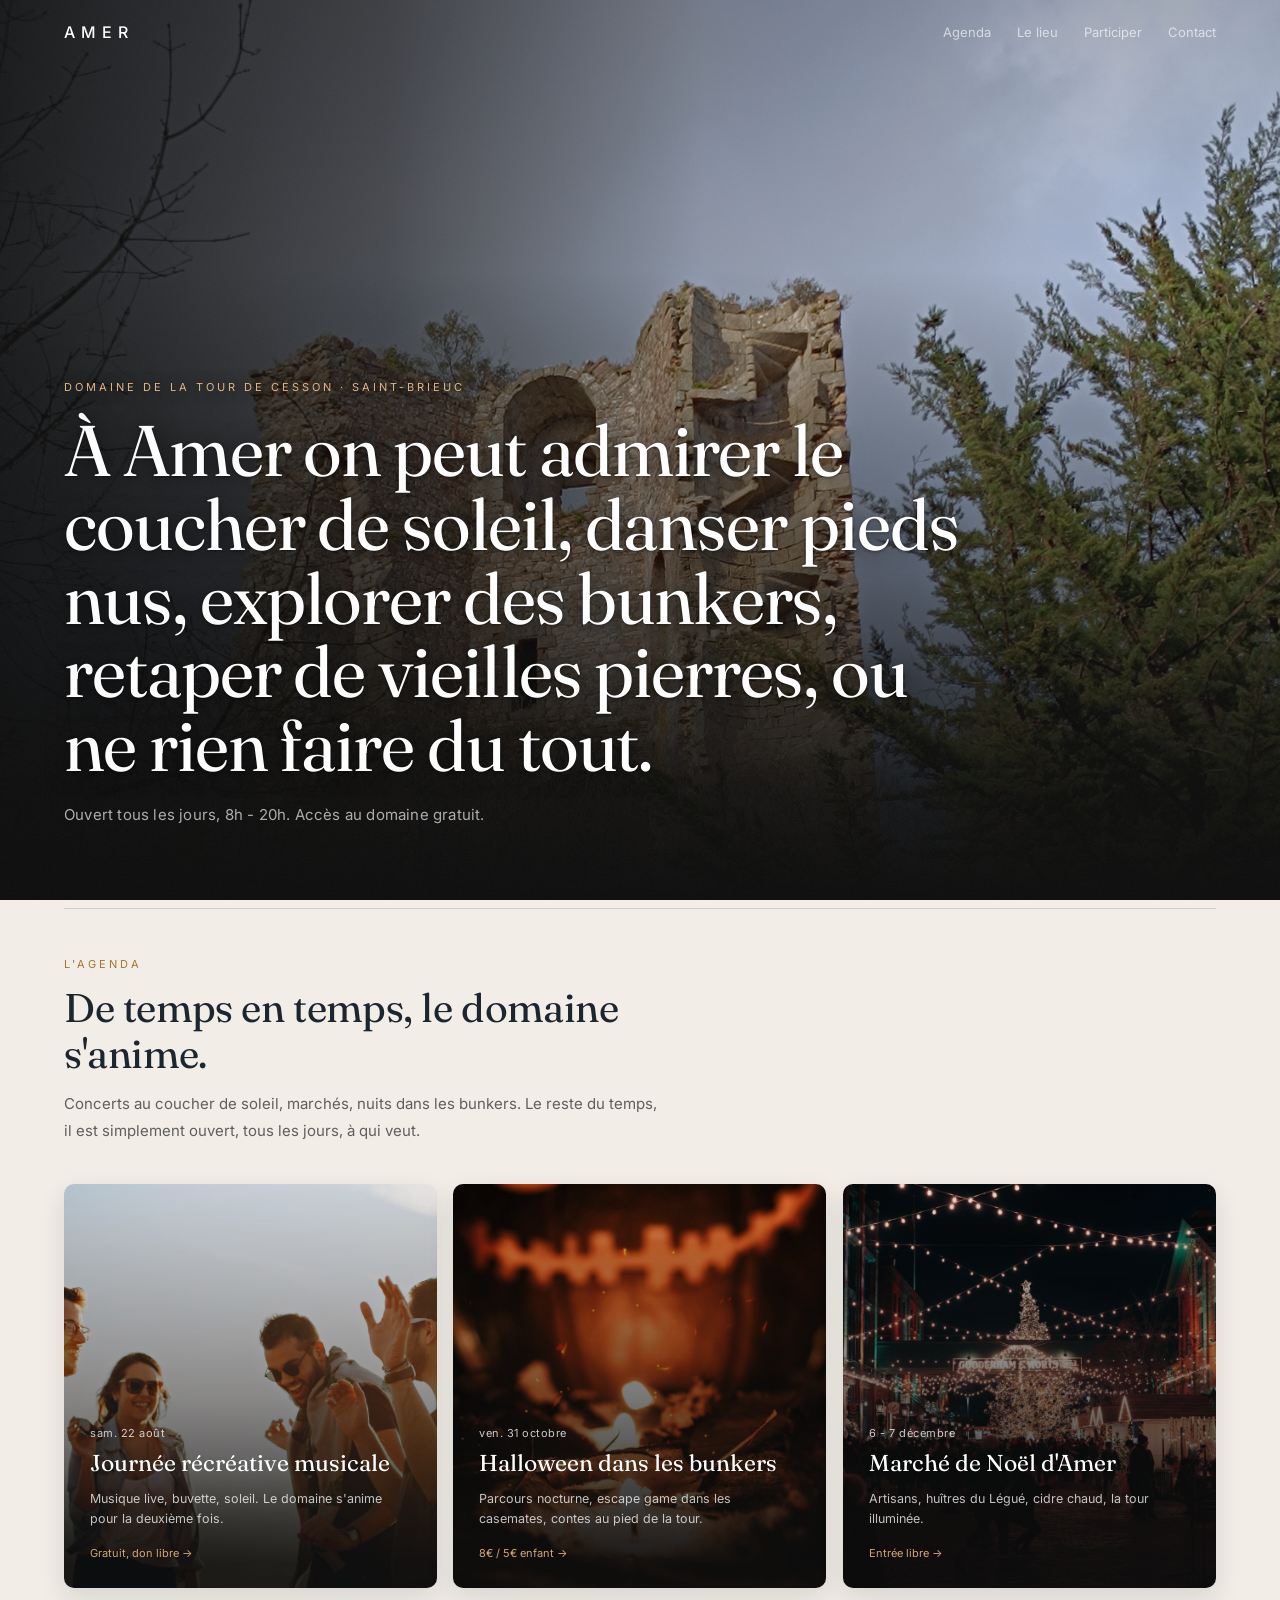
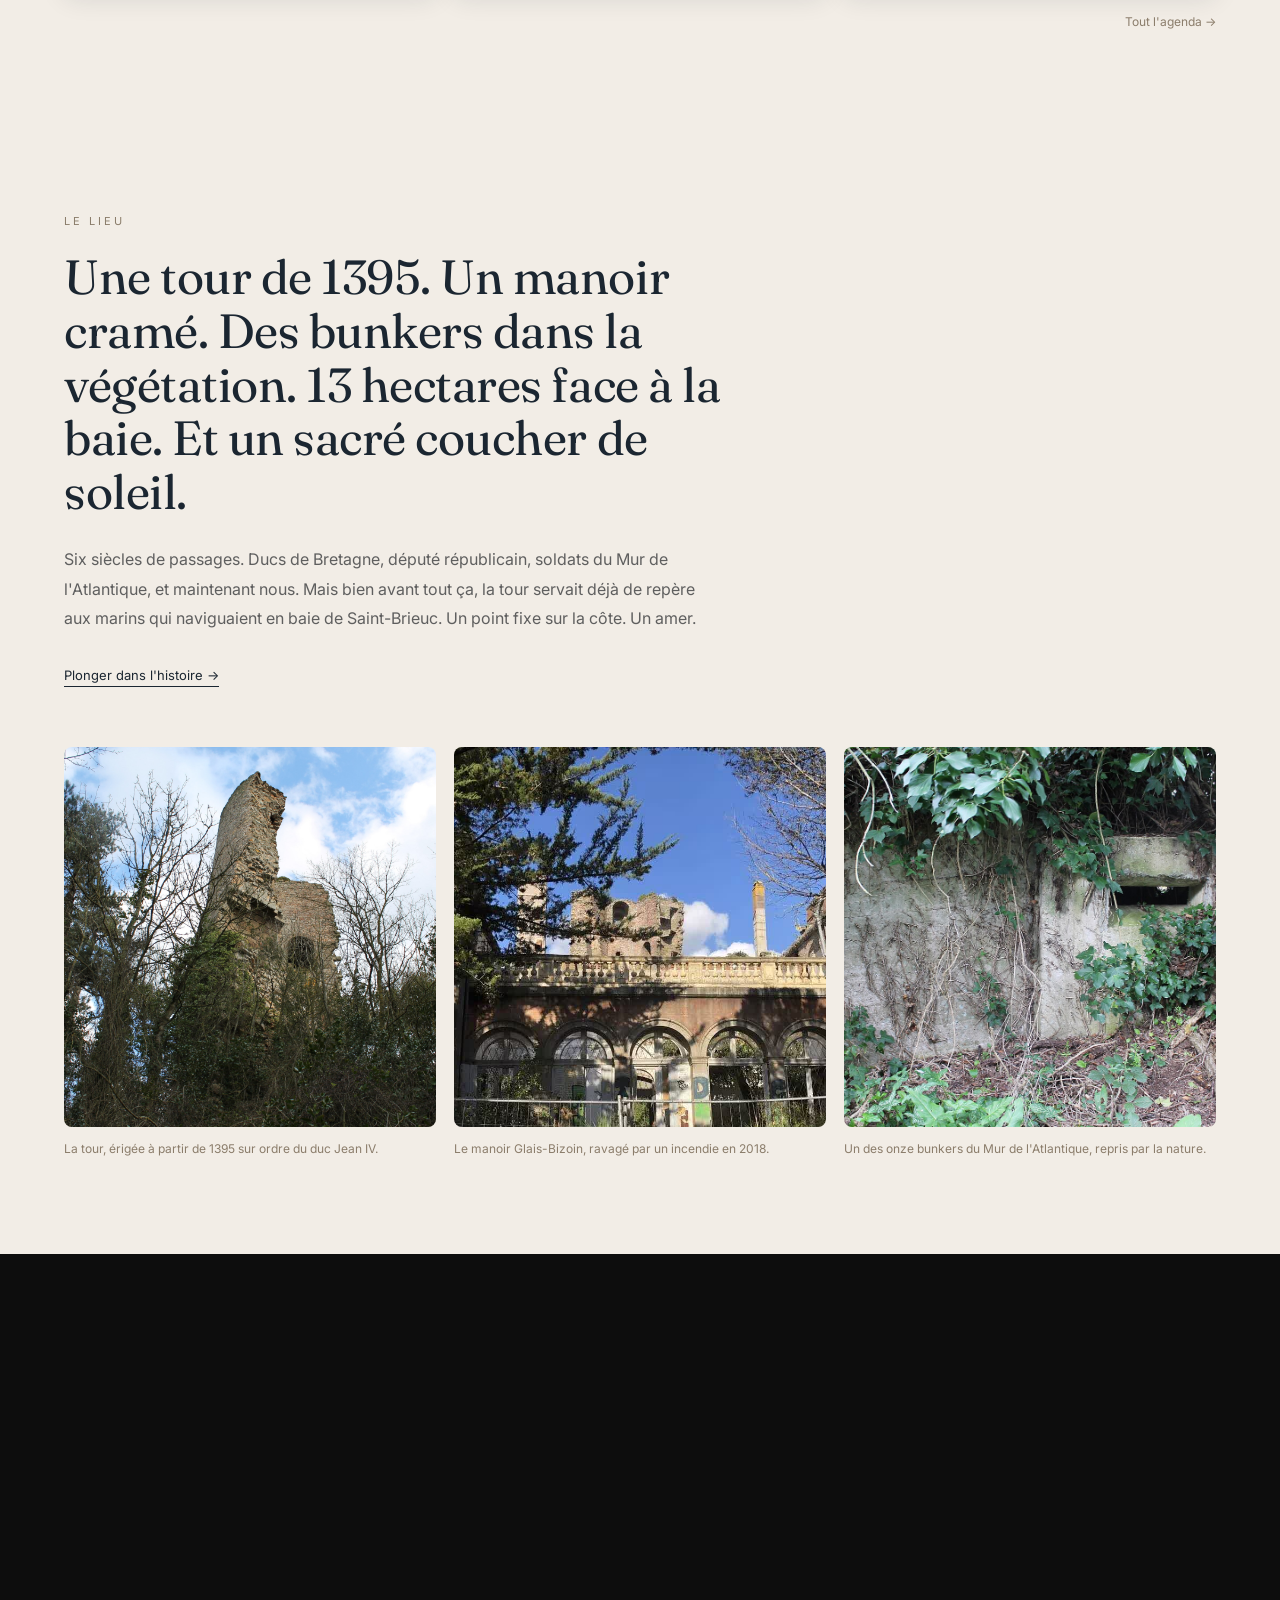
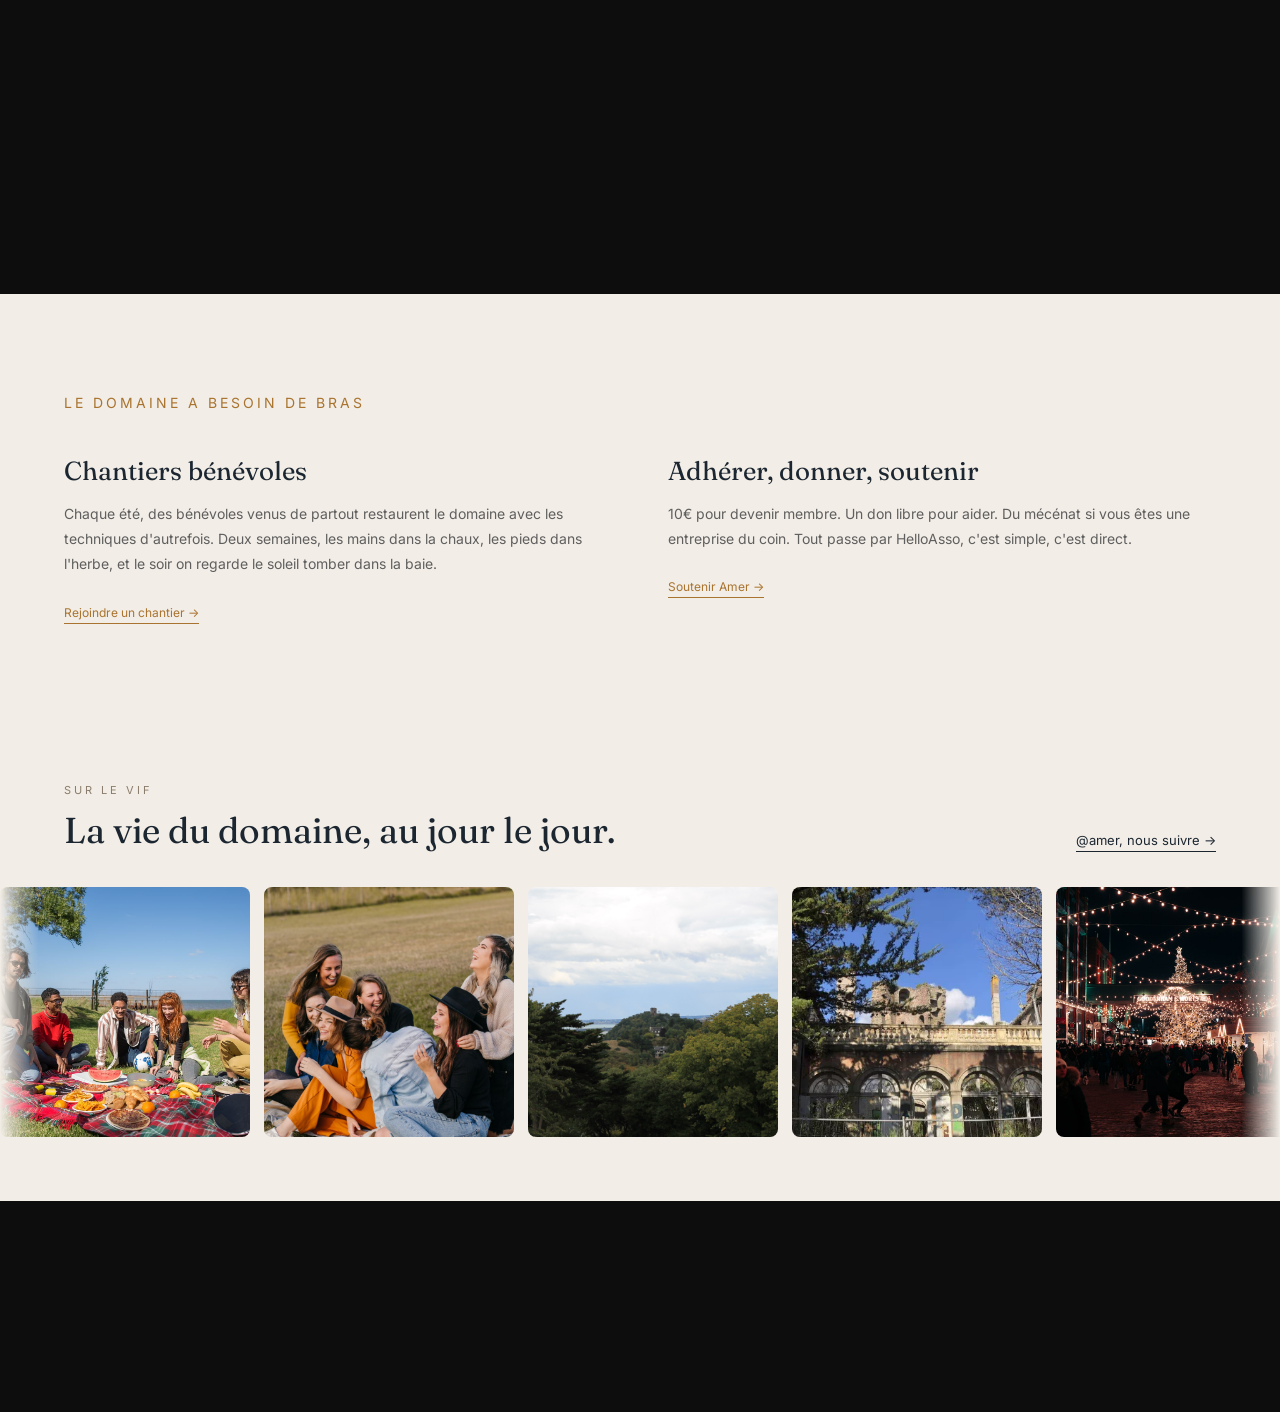
<file: index.html>
<!DOCTYPE html>
<html lang="fr">
<head>
<meta charset="utf-8">
<meta name="viewport" content="width=device-width, initial-scale=1">
<title>AMER · Domaine de la Tour de Cesson, Saint-Brieuc</title>
<meta name="description" content="Une tour de 1395, un manoir cramé, des bunkers dans la végétation, 13 hectares face à la baie de Saint-Brieuc. Amer, un repère pour la baie.">
<link rel="icon" href="images/favicon.png">
<link rel="preconnect" href="https://fonts.googleapis.com">
<link rel="preconnect" href="https://fonts.gstatic.com" crossorigin>
<link href="https://fonts.googleapis.com/css2?family=Fraunces:ital,opsz,wght@0,9..144,300..600;1,9..144,300..400&family=Inter:wght@300;400;500;600&display=swap" rel="stylesheet">

<!--
  Maquette AMER, page d'accueil. V4 : direction plus lumineuse et accueillante.
  Hero et footer restent sombres pour garder le punch ; l'agenda et la section
  participer basculent en fond crème. Photos réchauffées (soleil, ciel bleu, gens).

  IMAGES DU LIEU : photos libres de Wikimedia Commons (categories "Tour de Cesson" /
  "Manoir de la Tour de Cesson"), majoritairement CC BY-SA. A crediter ou a remplacer
  par les photos propres de l'association pour la mise en production.
  Fichiers du lieu : cand07 (hero, tour au soleil), cand01 + teuf + bunker-ext
  (triptyque), cand-rohannech (vue du domaine, carrousel). Panorama : pano-c
  (Pexels, placeholder coucher de soleil, a remplacer par la vue drone du domaine).

  IMAGES D'AMBIANCE / GENS : photos Pexels (licence libre, usage commercial autorise,
  sans attribution obligatoire), PLACEHOLDERS a remplacer par les vraies photos du
  domaine (shoot du 19 juillet). fete-openair (journee musicale), pique-nique-baie +
  amis-ete (carrousel), halloween1 (citrouille), noel2 (marche de Noel).
-->

<link rel="stylesheet" href="style.css">
</head>

<body>

<!-- ============ HERO ============ -->
<header class="hero">
  <div class="topbar">
    <span class="brand">AMER</span>
    <nav>
      <a href="amer_page_agenda.html">Agenda</a>
      <a href="amer_page_le_lieu.html">Le lieu</a>
      <a href="amer_page_participer.html">Participer</a>
      <a href="amer_page_contact.html">Contact</a>
    </nav>
  </div>
  <div class="hero-content">
    <div class="inner">
      <p class="eyebrow">Domaine de la Tour de Cesson · Saint-Brieuc</p>
      <h1>À Amer on peut admirer le coucher de soleil, danser pieds nus, explorer des bunkers, retaper de vieilles pierres, ou ne rien faire du tout.</h1>
      <p class="sub">Ouvert tous les jours, 8h - 20h. Accès au domaine gratuit.</p>
    </div>
  </div>
</header>

<!-- ============ BIENTÔT / AGENDA ============ -->
<section class="events" id="agenda">
  <div class="wrap">
    <div class="top">
      <p class="eyebrow lbl-amber">L'agenda</p>
      <h2 class="ev-title">De temps en temps, le domaine s'anime.</h2>
      <p class="ev-sub">Concerts au coucher de soleil, marchés, nuits dans les bunkers. Le reste du temps, il est simplement ouvert, tous les jours, à qui veut.</p>
    </div>
    <div class="events-grid">

      <a class="ev" href="amer_page_agenda.html" style="background-image:linear-gradient(to top, rgba(13,13,13,.9) 6%, rgba(13,13,13,.48) 46%, rgba(13,13,13,.08) 100%), url('images/fete-openair.jpg');">
        <span class="date">sam. 22 août</span>
        <h3>Journée récréative musicale</h3>
        <p>Musique live, buvette, soleil. Le domaine s'anime pour la deuxième fois.</p>
        <span class="price">Gratuit, don libre <i class="arw">&rarr;</i></span>
      </a>

      <a class="ev" href="amer_page_agenda.html" style="background-image:linear-gradient(to top, rgba(13,13,13,.93) 8%, rgba(13,13,13,.55) 48%, rgba(13,13,13,.18) 100%), url('images/halloween1.jpg');">
        <span class="date">ven. 31 octobre</span>
        <h3>Halloween dans les bunkers</h3>
        <p>Parcours nocturne, escape game dans les casemates, contes au pied de la tour.</p>
        <span class="price">8€ / 5€ enfant <i class="arw">&rarr;</i></span>
      </a>

      <a class="ev" href="amer_page_agenda.html" style="background-image:linear-gradient(to top, rgba(13,13,13,.92) 8%, rgba(13,13,13,.55) 48%, rgba(13,13,13,.12) 100%), url('images/noel2.jpg');">
        <span class="date">6 - 7 décembre</span>
        <h3>Marché de Noël d'Amer</h3>
        <p>Artisans, huîtres du Légué, cidre chaud, la tour illuminée.</p>
        <span class="price">Entrée libre <i class="arw">&rarr;</i></span>
      </a>

    </div>
    <div class="more"><a href="amer_page_agenda.html">Tout l'agenda <i class="arw">&rarr;</i></a></div>
  </div>
</section>

<!-- ============ LE LIEU ============ -->
<section class="lieu pad" id="lieu">
  <div class="wrap">
    <p class="eyebrow">Le lieu</p>
    <h2 class="voice">Une tour de 1395. Un manoir cramé. Des bunkers dans la végétation. 13 hectares face à la baie. Et un sacré coucher de soleil.</h2>
    <p class="lede">Six siècles de passages. Ducs de Bretagne, député républicain, soldats du Mur de l'Atlantique, et maintenant nous. Mais bien avant tout ça, la tour servait déjà de repère aux marins qui naviguaient en baie de Saint-Brieuc. Un point fixe sur la côte. Un amer.</p>
    <a class="ink-link" href="amer_page_le_lieu.html">Plonger dans l'histoire <i class="arw">&rarr;</i></a>

    <div class="trip">
      <figure>
        <div class="figframe"><img src="images/cand01.jpg" alt="La tour de Cesson, donjon en ruines construit à partir de 1395, sous un ciel bleu"></div>
        <figcaption>La tour, érigée à partir de 1395 sur ordre du duc Jean IV.</figcaption>
      </figure>
      <figure>
        <div class="figframe"><img src="images/teuf.jpg" alt="Le manoir Glais-Bizoin en ruines après l'incendie de 2018, sous le soleil"></div>
        <figcaption>Le manoir Glais-Bizoin, ravagé par un incendie en 2018.</figcaption>
      </figure>
      <figure>
        <div class="figframe"><img src="images/bunker-ext.jpg" alt="Un des onze bunkers du Mur de l'Atlantique, envahi par le lierre"></div>
        <figcaption>Un des onze bunkers du Mur de l'Atlantique, repris par la nature.</figcaption>
      </figure>
    </div>
  </div>
</section>

<!-- ============ PANORAMA ============ -->
<figure class="pano">
  <img src="images/pano-c.jpg" alt="Coucher de soleil sur la baie de Saint-Brieuc, vue depuis le domaine de la Tour de Cesson">
  <figcaption>
    <p class="big">Debout depuis 1395.</p>
    <p class="small">Six siècles de tempêtes et de couchers de soleil sur la baie.</p>
  </figcaption>
</figure>

<!-- ============ PARTICIPER ============ -->
<section class="participer pad" id="participer">
  <div class="wrap">
    <p class="eyebrow">Le domaine a besoin de bras</p>
    <div class="participer-grid">
      <div>
        <h3>Chantiers bénévoles</h3>
        <p>Chaque été, des bénévoles venus de partout restaurent le domaine avec les techniques d'autrefois. Deux semaines, les mains dans la chaux, les pieds dans l'herbe, et le soir on regarde le soleil tomber dans la baie.</p>
        <a class="amber-link" href="amer_page_participer.html">Rejoindre un chantier <i class="arw">&rarr;</i></a>
      </div>
      <div>
        <h3>Adhérer, donner, soutenir</h3>
        <p>10€ pour devenir membre. Un don libre pour aider. Du mécénat si vous êtes une entreprise du coin. Tout passe par HelloAsso, c'est simple, c'est direct.</p>
        <a class="amber-link" href="amer_page_participer.html">Soutenir Amer <i class="arw">&rarr;</i></a>
      </div>
    </div>
  </div>
</section>

<!-- ============ INSTAGRAM (carrousel infini) ============ -->
<section class="insta" id="instagram">
  <div class="insta-head">
    <div>
      <p class="eyebrow">Sur le vif</p>
      <h2>La vie du domaine, au jour le jour.</h2>
    </div>
    <a href="https://www.instagram.com/amer">@amer, nous suivre <i class="arw">&rarr;</i></a>
  </div>
  <div class="insta-marquee">
    <div class="insta-track">
      <!-- jeu 1 -->
      <a href="https://www.instagram.com/amer"><img src="images/pique-nique-baie.jpg" alt="Pique-nique musical face à la baie"></a>
      <a href="https://www.instagram.com/amer"><img src="images/amis-ete.jpg" alt="Retrouvailles au soleil sur le domaine"></a>
      <a href="https://www.instagram.com/amer"><img src="images/cand-rohannech.jpg" alt="Le domaine et la tour au-dessus de la baie"></a>
      <a href="https://www.instagram.com/amer"><img src="images/teuf.jpg" alt="Le manoir sous le ciel bleu"></a>
      <a href="https://www.instagram.com/amer"><img src="images/noel2.jpg" alt="Marché de Noël"></a>
      <a href="https://www.instagram.com/amer"><img src="images/openair4.jpg" alt="Bal en plein air"></a>
      <a href="https://www.instagram.com/amer"><img src="images/tour-a.jpg" alt="La tour de Cesson"></a>
      <a href="https://www.instagram.com/amer"><img src="images/bunker-int.jpg" alt="Intérieur d'un bunker"></a>
      <a href="https://www.instagram.com/amer"><img src="images/halloween1.jpg" alt="Halloween au domaine"></a>
      <!-- jeu 2 : copie pour la boucle continue -->
      <a href="https://www.instagram.com/amer" aria-hidden="true" tabindex="-1"><img src="images/pique-nique-baie.jpg" alt=""></a>
      <a href="https://www.instagram.com/amer" aria-hidden="true" tabindex="-1"><img src="images/amis-ete.jpg" alt=""></a>
      <a href="https://www.instagram.com/amer" aria-hidden="true" tabindex="-1"><img src="images/cand-rohannech.jpg" alt=""></a>
      <a href="https://www.instagram.com/amer" aria-hidden="true" tabindex="-1"><img src="images/teuf.jpg" alt=""></a>
      <a href="https://www.instagram.com/amer" aria-hidden="true" tabindex="-1"><img src="images/noel2.jpg" alt=""></a>
      <a href="https://www.instagram.com/amer" aria-hidden="true" tabindex="-1"><img src="images/openair4.jpg" alt=""></a>
      <a href="https://www.instagram.com/amer" aria-hidden="true" tabindex="-1"><img src="images/tour-a.jpg" alt=""></a>
      <a href="https://www.instagram.com/amer" aria-hidden="true" tabindex="-1"><img src="images/bunker-int.jpg" alt=""></a>
      <a href="https://www.instagram.com/amer" aria-hidden="true" tabindex="-1"><img src="images/halloween1.jpg" alt=""></a>
    </div>
  </div>
</section>

<!-- ============ FOOTER ============ -->
<footer class="foot">
  <div class="foot-cols">
    <div class="foot-left">
      <span class="brand">AMER</span>
      <p class="addr">Domaine de la Tour de Cesson<br>rue de la Tour, 22000 Saint-Brieuc<br>Ouvert tous les jours 8h - 20h</p>
    </div>
    <div class="foot-center">
      <p class="foot-def"><span class="def-tag">déf.</span>un amer est un repère fixe sur la côte que les marins utilisent pour se positionner.</p>
      <p class="foot-copy">© 2026 Les Amis du Domaine de la Tour de Cesson</p>
    </div>
    <div class="foot-right">
      <div>
        <a href="amer_page_agenda.html">Agenda</a>
        <a href="amer_page_le_lieu.html">Le lieu</a>
        <a href="amer_page_participer.html">Participer</a>
        <a href="amer_page_contact.html">Contact</a>
      </div>
      <div>
        <a href="https://www.instagram.com/amer">Instagram</a>
        <a href="#">Facebook</a>
        <a href="#">TikTok</a>
        <a href="#">Newsletter</a>
      </div>
    </div>
  </div>
</footer>

<script src="main.js" defer></script>
</body>
</html>
</file>
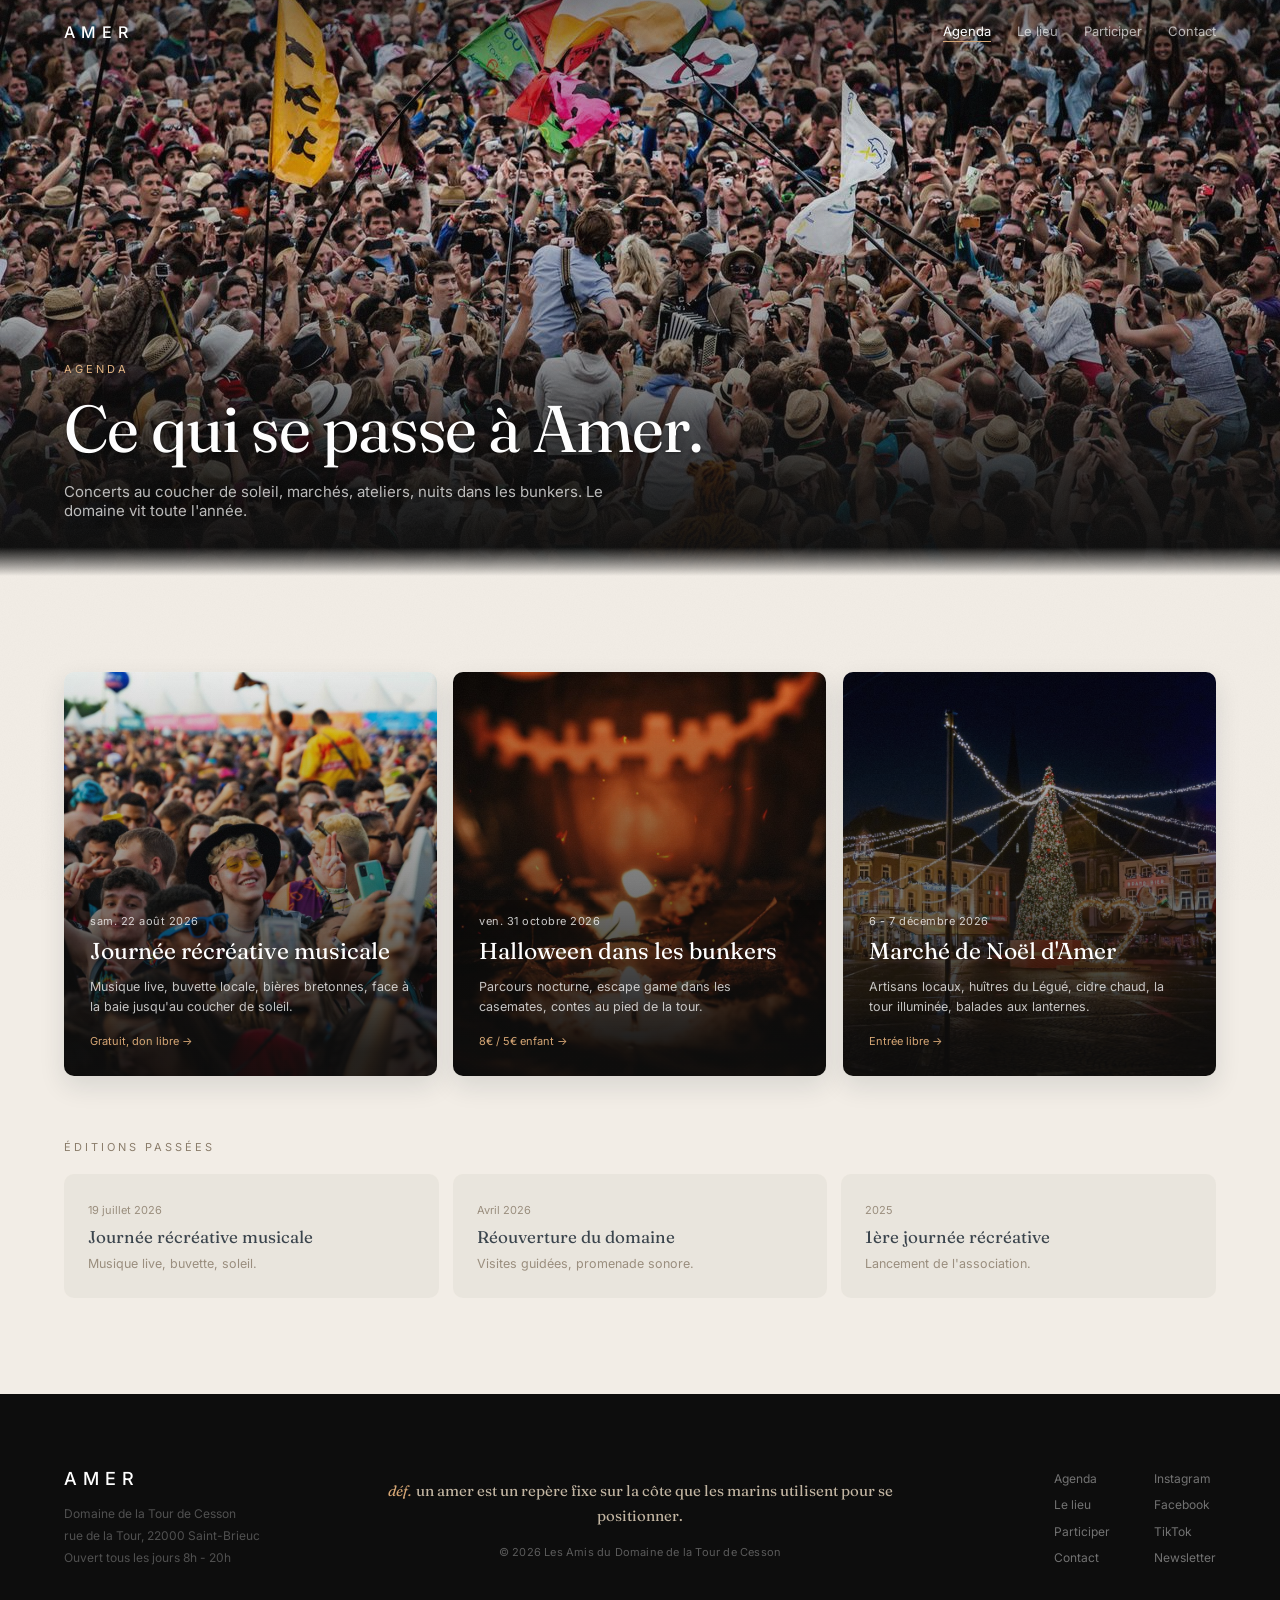
<file: amer_page_agenda.html>
<!DOCTYPE html>
<html lang="fr">
<head>
<meta charset="utf-8">
<meta name="viewport" content="width=device-width, initial-scale=1">
<title>Agenda · AMER, Tour de Cesson</title>
<meta name="description" content="L'agenda du domaine de la Tour de Cesson à Saint-Brieuc : concerts, marchés, ateliers et rendez-vous patrimoine.">
<link rel="icon" href="images/favicon.png">
<link rel="preconnect" href="https://fonts.googleapis.com">
<link rel="preconnect" href="https://fonts.gstatic.com" crossorigin>
<link href="https://fonts.googleapis.com/css2?family=Fraunces:ital,opsz,wght@0,9..144,300..600;1,9..144,300..400&family=Inter:wght@300;400;500;600&display=swap" rel="stylesheet">
<link rel="stylesheet" href="style.css">
</head>

<body>

<!-- ============ HERO ============ -->
<header class="page-hero" style="background-image:url('images/openair2.jpg');">
  <div class="topbar">
    <a class="brand" href="index.html">AMER</a>
    <nav>
      <a href="amer_page_agenda.html" class="active">Agenda</a>
      <a href="amer_page_le_lieu.html">Le lieu</a>
      <a href="amer_page_participer.html">Participer</a>
      <a href="amer_page_contact.html">Contact</a>
    </nav>
  </div>
  <div class="ph-content">
    <p class="eyebrow">Agenda</p>
    <h1>Ce qui se passe à Amer.</h1>
    <p class="sub">Concerts au coucher de soleil, marchés, ateliers, nuits dans les bunkers. Le domaine vit toute l'année.</p>
  </div>
</header>

<!-- ============ FILTRES + LISTE ============ -->
<section class="story pad">
  <div class="events-grid">

    <a class="ev" href="#" style="background-image:linear-gradient(to top, rgba(13,13,13,.9) 6%, rgba(13,13,13,.48) 46%, rgba(13,13,13,.08) 100%), url('images/openair1.jpg');">
      <span class="date">sam. 22 août 2026</span>
      <h3>Journée récréative musicale</h3>
      <p>Musique live, buvette locale, bières bretonnes, face à la baie jusqu'au coucher de soleil.</p>
      <span class="price">Gratuit, don libre <i class="arw">&rarr;</i></span>
    </a>

    <a class="ev" href="#" style="background-image:linear-gradient(to top, rgba(13,13,13,.93) 8%, rgba(13,13,13,.55) 48%, rgba(13,13,13,.18) 100%), url('images/halloween1.jpg');">
      <span class="date">ven. 31 octobre 2026</span>
      <h3>Halloween dans les bunkers</h3>
      <p>Parcours nocturne, escape game dans les casemates, contes au pied de la tour.</p>
      <span class="price">8€ / 5€ enfant <i class="arw">&rarr;</i></span>
    </a>

    <a class="ev" href="#" style="background-image:linear-gradient(to top, rgba(13,13,13,.92) 8%, rgba(13,13,13,.55) 48%, rgba(13,13,13,.12) 100%), url('images/noel1.jpg');">
      <span class="date">6 - 7 décembre 2026</span>
      <h3>Marché de Noël d'Amer</h3>
      <p>Artisans locaux, huîtres du Légué, cidre chaud, la tour illuminée, balades aux lanternes.</p>
      <span class="price">Entrée libre <i class="arw">&rarr;</i></span>
    </a>

  </div>

  <div class="past">
    <p class="eyebrow lbl-stone">Éditions passées</p>
    <div class="past-grid">
      <div class="past-card">
        <span class="d">19 juillet 2026</span>
        <h4>Journée récréative musicale</h4>
        <p>Musique live, buvette, soleil.</p>
      </div>
      <div class="past-card">
        <span class="d">Avril 2026</span>
        <h4>Réouverture du domaine</h4>
        <p>Visites guidées, promenade sonore.</p>
      </div>
      <div class="past-card">
        <span class="d">2025</span>
        <h4>1ère journée récréative</h4>
        <p>Lancement de l'association.</p>
      </div>
    </div>
  </div>
</section>

<!-- ============ FOOTER ============ -->
<footer class="foot">
  <div class="foot-cols">
    <div class="foot-left">
      <a class="brand" href="index.html">AMER</a>
      <p class="addr">Domaine de la Tour de Cesson<br>rue de la Tour, 22000 Saint-Brieuc<br>Ouvert tous les jours 8h - 20h</p>
    </div>
    <div class="foot-center">
      <p class="foot-def"><span class="def-tag">déf.</span>un amer est un repère fixe sur la côte que les marins utilisent pour se positionner.</p>
      <p class="foot-copy">© 2026 Les Amis du Domaine de la Tour de Cesson</p>
    </div>
    <div class="foot-right">
      <div>
        <a href="amer_page_agenda.html">Agenda</a>
        <a href="amer_page_le_lieu.html">Le lieu</a>
        <a href="amer_page_participer.html">Participer</a>
        <a href="amer_page_contact.html">Contact</a>
      </div>
      <div>
        <a href="https://www.instagram.com/amer">Instagram</a>
        <a href="#">Facebook</a>
        <a href="#">TikTok</a>
        <a href="#">Newsletter</a>
      </div>
    </div>
  </div>
</footer>

<script src="main.js" defer></script>
</body>
</html>
</file>
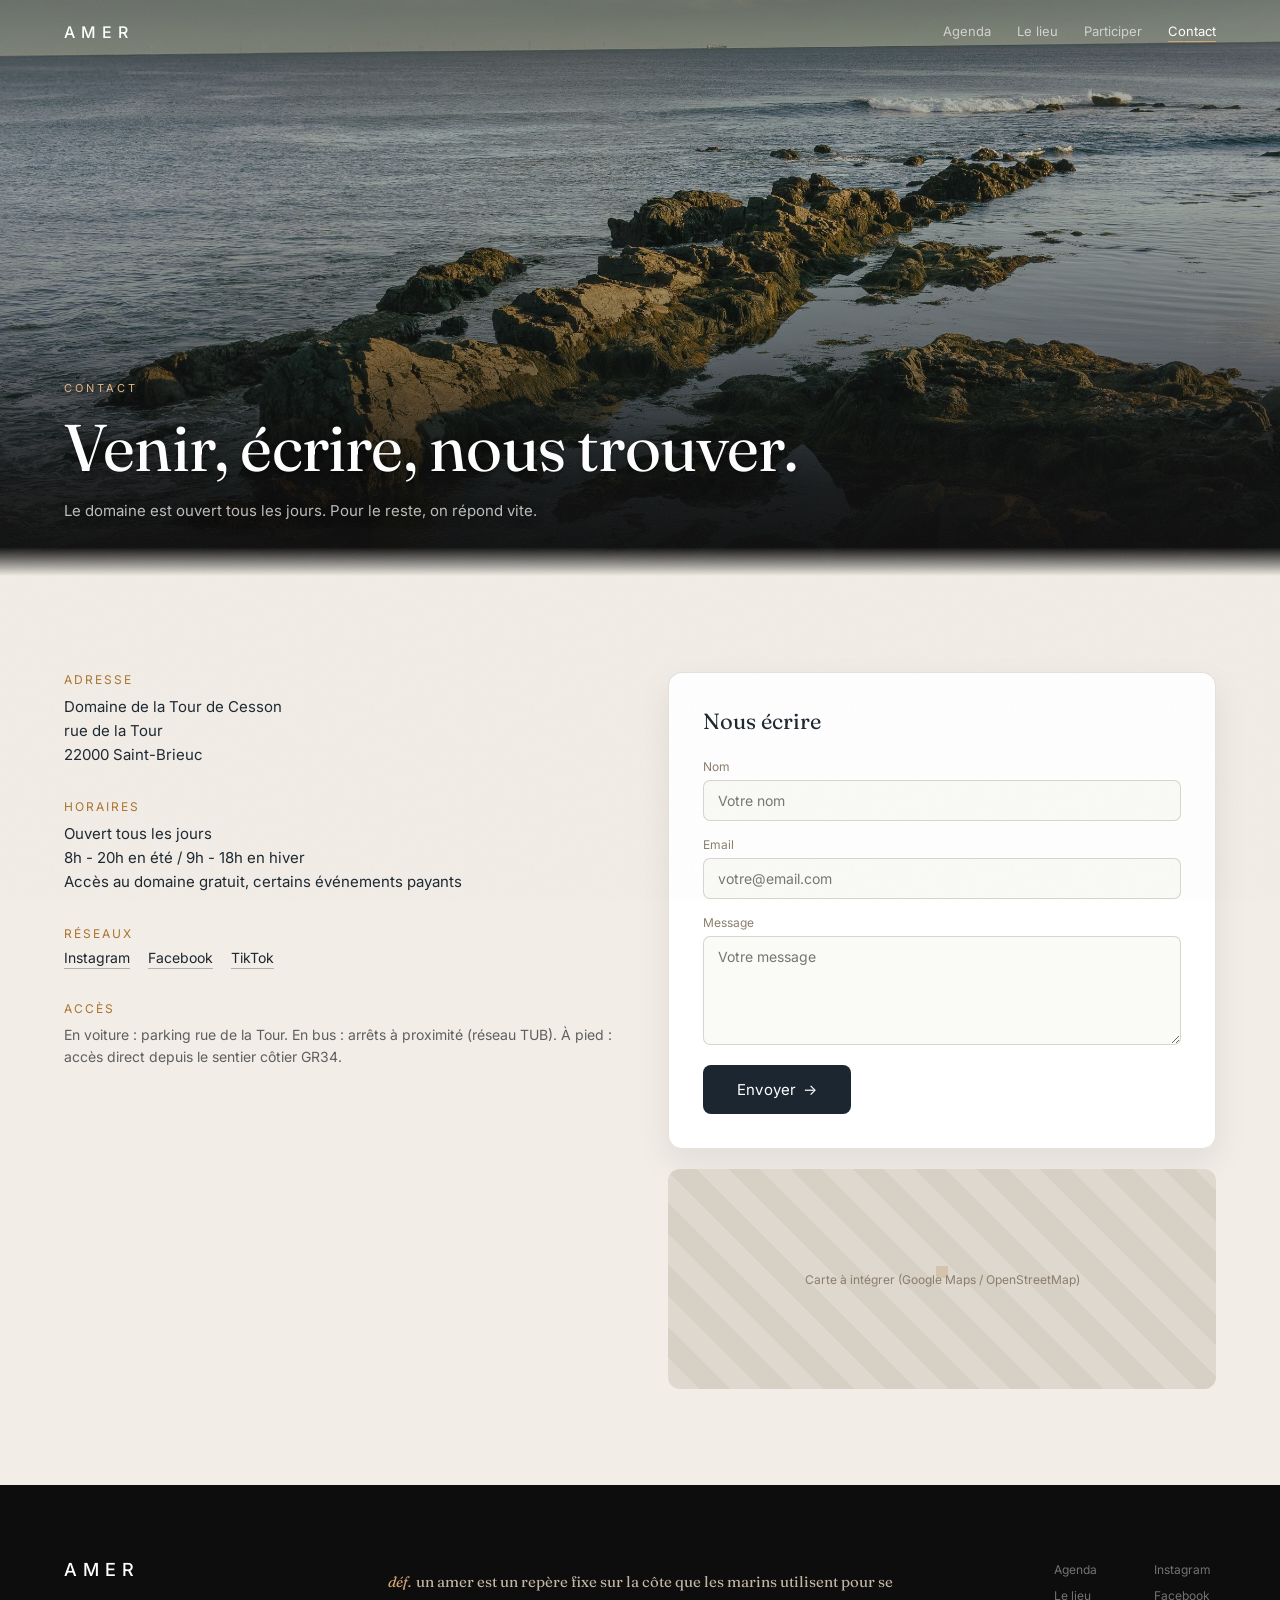
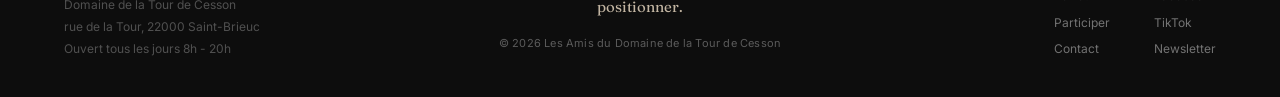
<file: amer_page_contact.html>
<!DOCTYPE html>
<html lang="fr">
<head>
<meta charset="utf-8">
<meta name="viewport" content="width=device-width, initial-scale=1">
<title>Contact · AMER, Tour de Cesson</title>
<meta name="description" content="Venir, écrire, nous trouver. Domaine de la Tour de Cesson, rue de la Tour, 22000 Saint-Brieuc.">
<link rel="icon" href="images/favicon.png">
<link rel="preconnect" href="https://fonts.googleapis.com">
<link rel="preconnect" href="https://fonts.gstatic.com" crossorigin>
<link href="https://fonts.googleapis.com/css2?family=Fraunces:ital,opsz,wght@0,9..144,300..600;1,9..144,300..400&family=Inter:wght@300;400;500;600&display=swap" rel="stylesheet">
<link rel="stylesheet" href="style.css">
</head>

<body>

<!-- ============ HERO ============ -->
<header class="page-hero" style="background-image:url('images/pano-b.jpg');">
  <div class="topbar">
    <a class="brand" href="index.html">AMER</a>
    <nav>
      <a href="amer_page_agenda.html">Agenda</a>
      <a href="amer_page_le_lieu.html">Le lieu</a>
      <a href="amer_page_participer.html">Participer</a>
      <a href="amer_page_contact.html" class="active">Contact</a>
    </nav>
  </div>
  <div class="ph-content">
    <p class="eyebrow">Contact</p>
    <h1>Venir, écrire, nous trouver.</h1>
    <p class="sub">Le domaine est ouvert tous les jours. Pour le reste, on répond vite.</p>
  </div>
</header>

<!-- ============ INFOS + FORMULAIRE ============ -->
<section class="story pad">
  <div class="contact-grid">

    <!-- Colonne infos -->
    <div>
      <div class="info-block">
        <p class="k">Adresse</p>
        <p class="v">Domaine de la Tour de Cesson<br>rue de la Tour<br>22000 Saint-Brieuc</p>
      </div>
      <div class="info-block">
        <p class="k">Horaires</p>
        <p class="v">Ouvert tous les jours<br>8h - 20h en été / 9h - 18h en hiver<br>Accès au domaine gratuit, certains événements payants</p>
      </div>
      <div class="info-block">
        <p class="k">Réseaux</p>
        <div class="socials">
          <a href="https://www.instagram.com/amer">Instagram</a>
          <a href="#">Facebook</a>
          <a href="#">TikTok</a>
        </div>
      </div>
      <div class="info-block">
        <p class="k">Accès</p>
        <p class="v small">En voiture : parking rue de la Tour. En bus : arrêts à proximité (réseau TUB). À pied : accès direct depuis le sentier côtier GR34.</p>
      </div>
    </div>

    <!-- Colonne formulaire -->
    <div>
      <div class="form-card">
        <p class="ft">Nous écrire</p>
        <div class="field">
          <label for="c-nom">Nom</label>
          <input id="c-nom" type="text" placeholder="Votre nom">
        </div>
        <div class="field">
          <label for="c-mail">Email</label>
          <input id="c-mail" type="email" placeholder="votre@email.com">
        </div>
        <div class="field">
          <label for="c-msg">Message</label>
          <textarea id="c-msg" rows="5" placeholder="Votre message"></textarea>
        </div>
        <button class="btn-ink" type="button">Envoyer <i class="arw">&rarr;</i></button>
      </div>

      <div class="map-ph">
        <div class="pin">
          <span class="dot"></span>
          <p>Carte à intégrer (Google Maps / OpenStreetMap)</p>
        </div>
      </div>
    </div>

  </div>
</section>

<!-- ============ FOOTER ============ -->
<footer class="foot">
  <div class="foot-cols">
    <div class="foot-left">
      <a class="brand" href="index.html">AMER</a>
      <p class="addr">Domaine de la Tour de Cesson<br>rue de la Tour, 22000 Saint-Brieuc<br>Ouvert tous les jours 8h - 20h</p>
    </div>
    <div class="foot-center">
      <p class="foot-def"><span class="def-tag">déf.</span>un amer est un repère fixe sur la côte que les marins utilisent pour se positionner.</p>
      <p class="foot-copy">© 2026 Les Amis du Domaine de la Tour de Cesson</p>
    </div>
    <div class="foot-right">
      <div>
        <a href="amer_page_agenda.html">Agenda</a>
        <a href="amer_page_le_lieu.html">Le lieu</a>
        <a href="amer_page_participer.html">Participer</a>
        <a href="amer_page_contact.html">Contact</a>
      </div>
      <div>
        <a href="https://www.instagram.com/amer">Instagram</a>
        <a href="#">Facebook</a>
        <a href="#">TikTok</a>
        <a href="#">Newsletter</a>
      </div>
    </div>
  </div>
</footer>

<script src="main.js" defer></script>
</body>
</html>
</file>
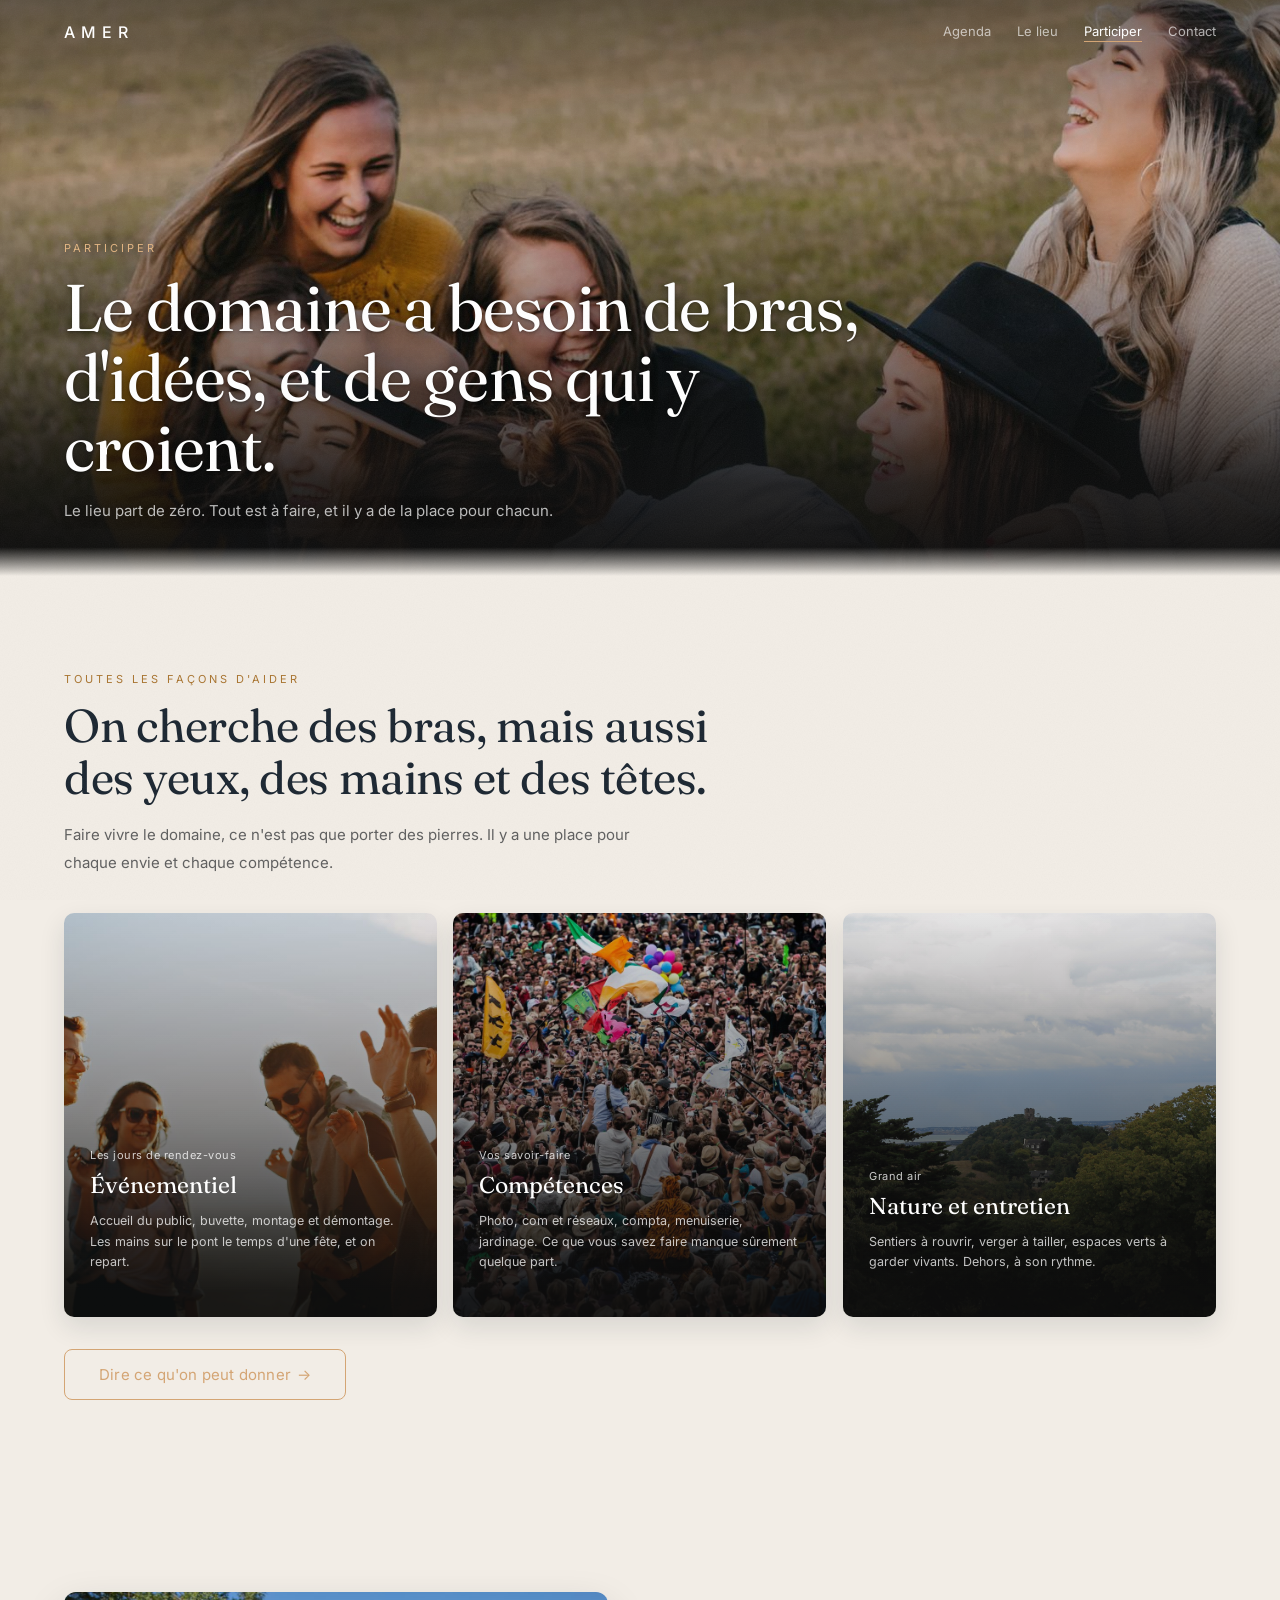
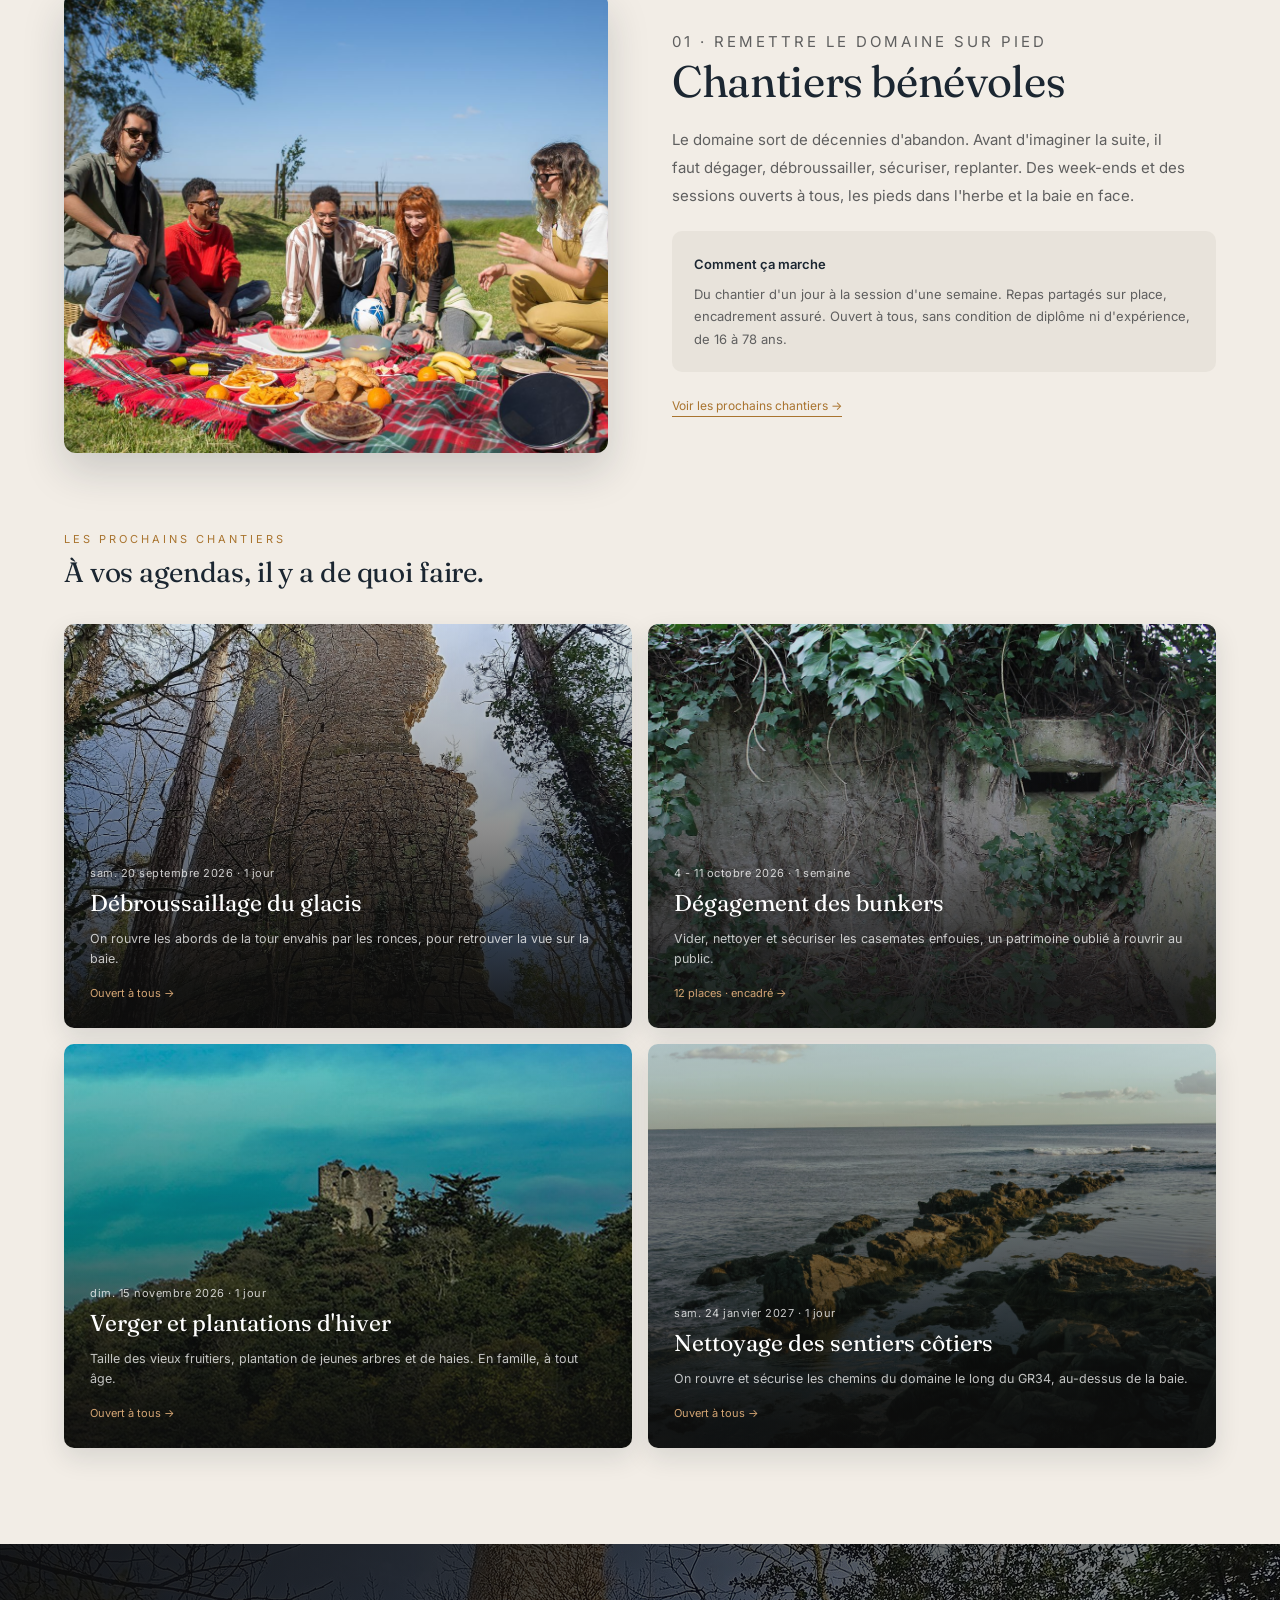
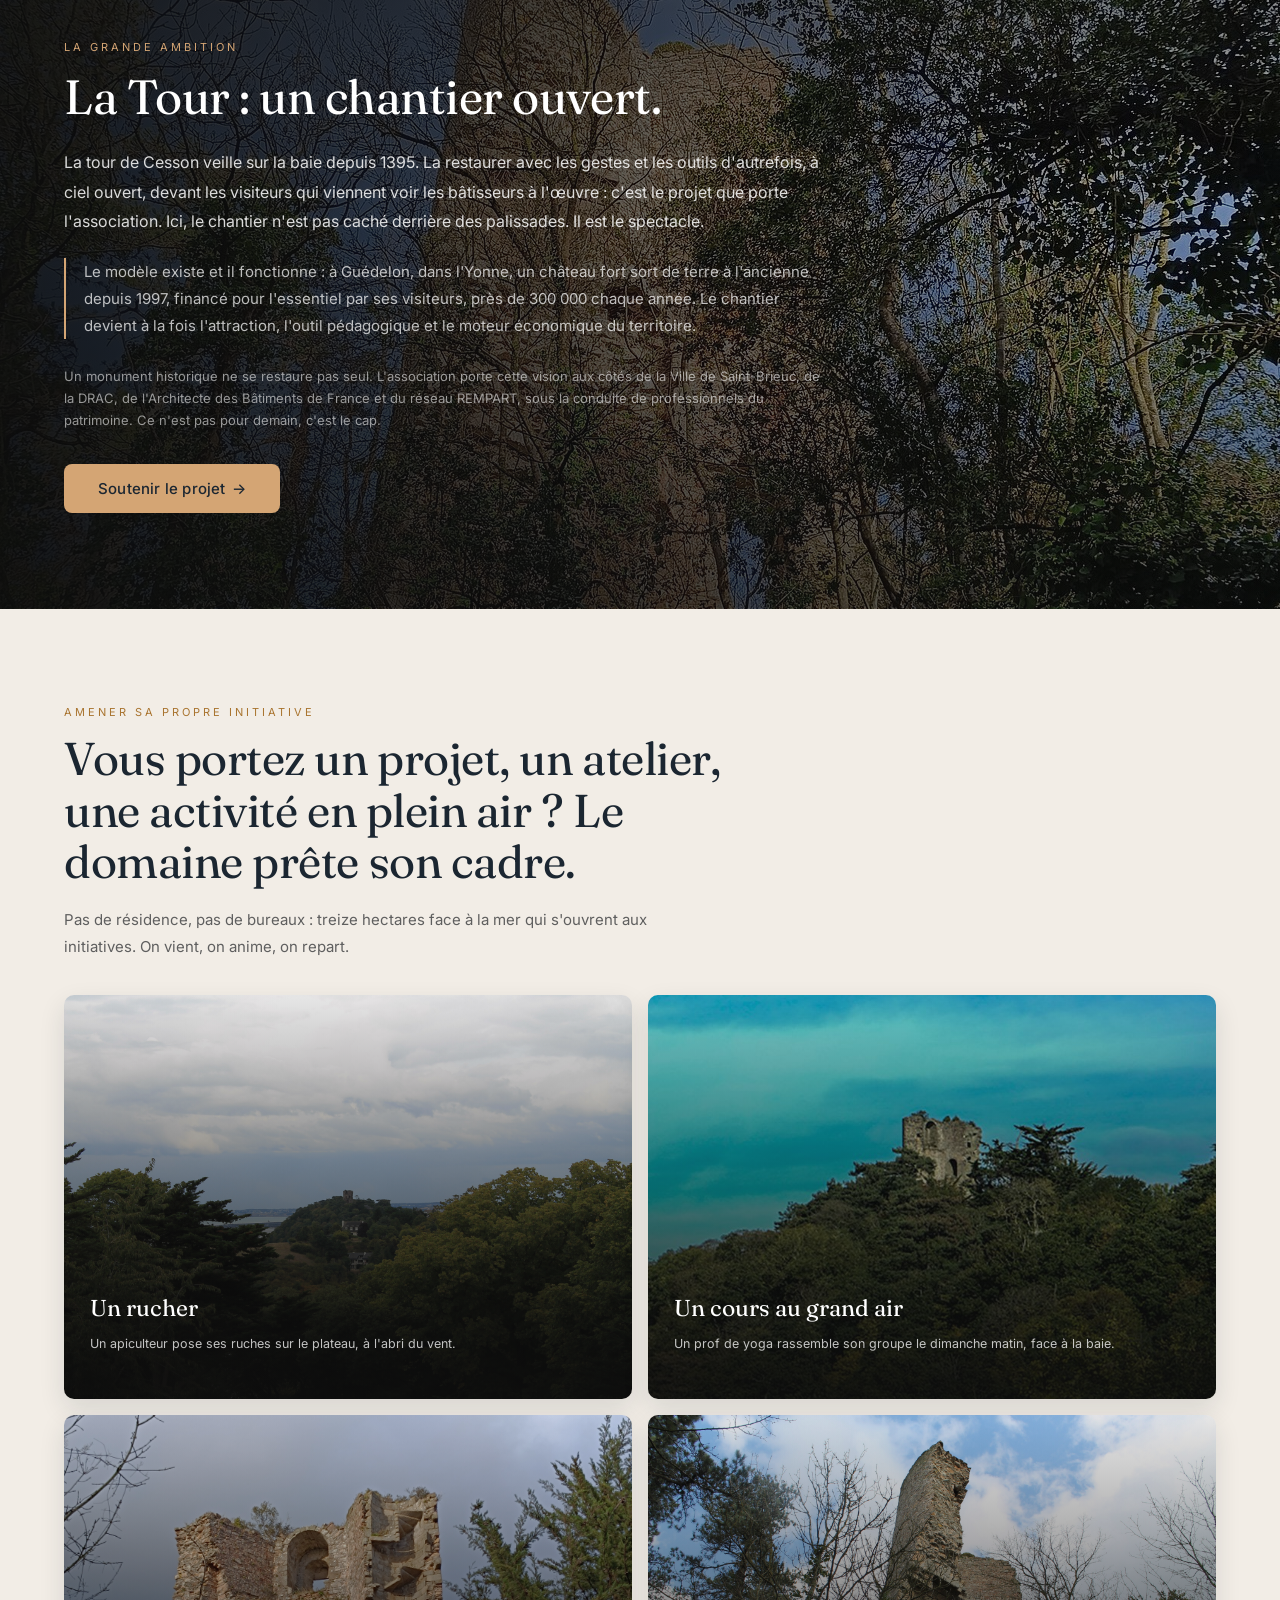
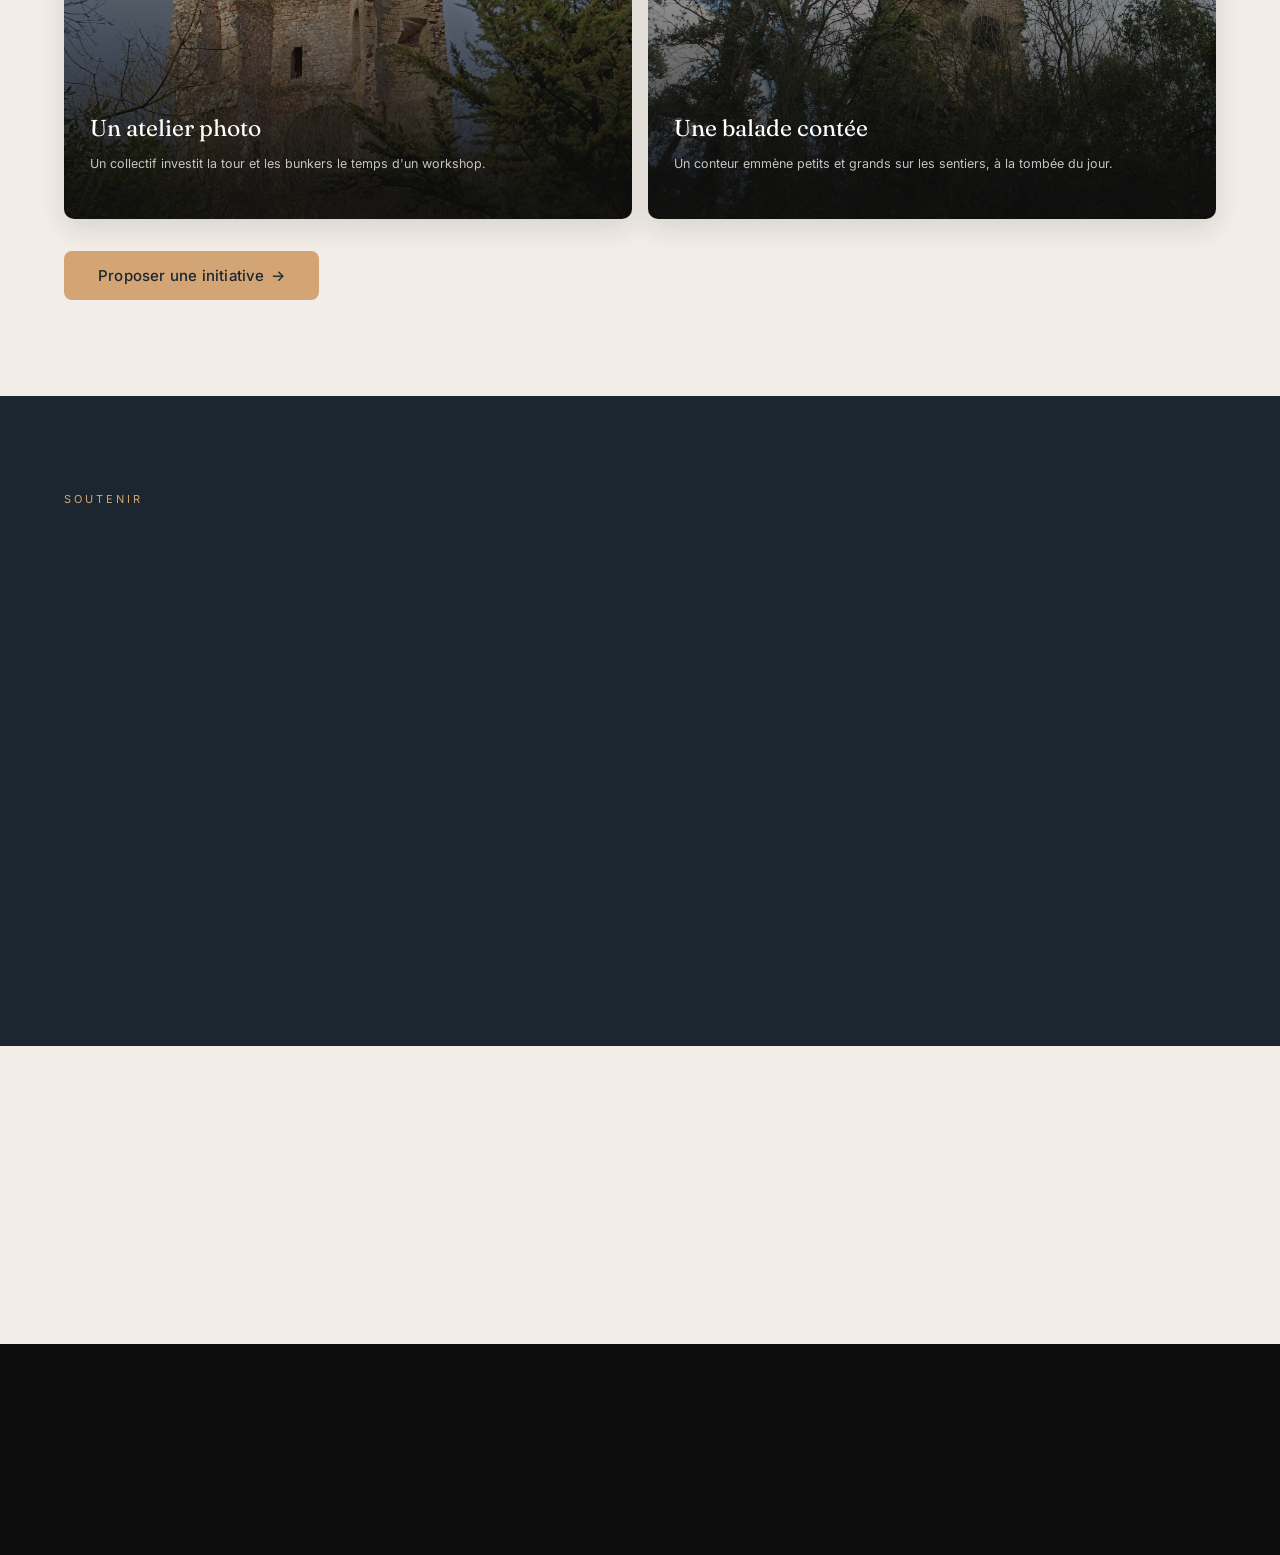
<file: amer_page_participer.html>
<!DOCTYPE html>
<html lang="fr">
<head>
<meta charset="utf-8">
<meta name="viewport" content="width=device-width, initial-scale=1">
<title>Participer · AMER, Tour de Cesson</title>
<meta name="description" content="Chantiers bénévoles, compétences, adhésion, mécénat : toutes les façons de faire vivre le domaine de la Tour de Cesson, jusqu'à la restauration de la tour.">
<link rel="icon" href="images/favicon.png">
<link rel="preconnect" href="https://fonts.googleapis.com">
<link rel="preconnect" href="https://fonts.gstatic.com" crossorigin>
<link href="https://fonts.googleapis.com/css2?family=Fraunces:ital,opsz,wght@0,9..144,300..600;1,9..144,300..400&family=Inter:wght@300;400;500;600&display=swap" rel="stylesheet">
<link rel="stylesheet" href="style.css">
</head>

<body>

<!-- ============ HERO ============ -->
<header class="page-hero" style="background-image:url('images/amis-ete.jpg');">
  <div class="topbar">
    <a class="brand" href="index.html">AMER</a>
    <nav>
      <a href="amer_page_agenda.html">Agenda</a>
      <a href="amer_page_le_lieu.html">Le lieu</a>
      <a href="amer_page_participer.html" class="active">Participer</a>
      <a href="amer_page_contact.html">Contact</a>
    </nav>
  </div>
  <div class="ph-content">
    <p class="eyebrow">Participer</p>
    <h1>Le domaine a besoin de bras, d'idées, et de gens qui y croient.</h1>
    <p class="sub">Le lieu part de zéro. Tout est à faire, et il y a de la place pour chacun.</p>
  </div>
</header>

<!-- ============ FACONS D'AIDER ============ -->
<section class="story pad">
  <div class="sec-head">
    <p class="eyebrow">Toutes les façons d'aider</p>
    <h2>On cherche des bras, mais aussi des yeux, des mains et des têtes.</h2>
    <p class="sec-sub">Faire vivre le domaine, ce n'est pas que porter des pierres. Il y a une place pour chaque envie et chaque compétence.</p>
  </div>

  <div class="act-grid">
    <a class="ev" href="amer_page_contact.html" style="background-image:linear-gradient(to top, rgba(13,13,13,.92) 6%, rgba(13,13,13,.5) 48%, rgba(13,13,13,.1) 100%), url('images/fete-openair.jpg');">
      <span class="date">Les jours de rendez-vous</span>
      <h3>Événementiel</h3>
      <p>Accueil du public, buvette, montage et démontage. Les mains sur le pont le temps d'une fête, et on repart.</p>
    </a>
    <a class="ev" href="amer_page_contact.html" style="background-image:linear-gradient(to top, rgba(13,13,13,.92) 6%, rgba(13,13,13,.5) 48%, rgba(13,13,13,.1) 100%), url('images/openair2.jpg');">
      <span class="date">Vos savoir-faire</span>
      <h3>Compétences</h3>
      <p>Photo, com et réseaux, compta, menuiserie, jardinage. Ce que vous savez faire manque sûrement quelque part.</p>
    </a>
    <a class="ev" href="amer_page_contact.html" style="background-image:linear-gradient(to top, rgba(13,13,13,.92) 6%, rgba(13,13,13,.5) 48%, rgba(13,13,13,.1) 100%), url('images/cand-rohannech.jpg');">
      <span class="date">Grand air</span>
      <h3>Nature et entretien</h3>
      <p>Sentiers à rouvrir, verger à tailler, espaces verts à garder vivants. Dehors, à son rythme.</p>
    </a>
  </div>

  <p class="cta-line"><a class="btn-ghost" href="amer_page_contact.html">Dire ce qu'on peut donner <i class="arw">&rarr;</i></a></p>
</section>

<!-- ============ CHANTIERS + CALENDRIER ============ -->
<section class="story pad">
  <div class="story-grid">
    <div class="story-media">
      <img src="images/pique-nique-baie.jpg" alt="Bénévoles réunis sur le domaine face à la baie">
    </div>
    <div class="story-body">
      <p class="story-date">01 · Remettre le domaine sur pied</p>
      <h2 class="voice">Chantiers bénévoles</h2>
      <p class="lead">Le domaine sort de décennies d'abandon. Avant d'imaginer la suite, il faut dégager, débroussailler, sécuriser, replanter. Des week-ends et des sessions ouverts à tous, les pieds dans l'herbe et la baie en face.</p>
      <div class="howto">
        <p class="t">Comment ça marche</p>
        <p>Du chantier d'un jour à la session d'une semaine. Repas partagés sur place, encadrement assuré. Ouvert à tous, sans condition de diplôme ni d'expérience, de 16 à 78 ans.</p>
      </div>
      <a class="amber-link" href="#chantiers">Voir les prochains chantiers <i class="arw">&rarr;</i></a>
    </div>
  </div>

  <div class="sub-head" id="chantiers">
    <p class="eyebrow">Les prochains chantiers</p>
    <h3>À vos agendas, il y a de quoi faire.</h3>
  </div>

  <div class="act-grid2">
    <a class="ev" href="#" style="background-image:linear-gradient(to top, rgba(13,13,13,.9) 6%, rgba(13,13,13,.48) 48%, rgba(13,13,13,.08) 100%), url('images/tour-a.jpg');">
      <span class="date">sam. 20 septembre 2026 · 1 jour</span>
      <h3>Débroussaillage du glacis</h3>
      <p>On rouvre les abords de la tour envahis par les ronces, pour retrouver la vue sur la baie.</p>
      <span class="price">Ouvert à tous <i class="arw">&rarr;</i></span>
    </a>
    <a class="ev" href="#" style="background-image:linear-gradient(to top, rgba(13,13,13,.9) 6%, rgba(13,13,13,.48) 48%, rgba(13,13,13,.08) 100%), url('images/bunker-ext.jpg');">
      <span class="date">4 - 11 octobre 2026 · 1 semaine</span>
      <h3>Dégagement des bunkers</h3>
      <p>Vider, nettoyer et sécuriser les casemates enfouies, un patrimoine oublié à rouvrir au public.</p>
      <span class="price">12 places · encadré <i class="arw">&rarr;</i></span>
    </a>
    <a class="ev" href="#" style="background-image:linear-gradient(to top, rgba(13,13,13,.9) 6%, rgba(13,13,13,.48) 48%, rgba(13,13,13,.08) 100%), url('images/cesson-ville.jpg');">
      <span class="date">dim. 15 novembre 2026 · 1 jour</span>
      <h3>Verger et plantations d'hiver</h3>
      <p>Taille des vieux fruitiers, plantation de jeunes arbres et de haies. En famille, à tout âge.</p>
      <span class="price">Ouvert à tous <i class="arw">&rarr;</i></span>
    </a>
    <a class="ev" href="#" style="background-image:linear-gradient(to top, rgba(13,13,13,.9) 6%, rgba(13,13,13,.48) 48%, rgba(13,13,13,.08) 100%), url('images/pano-b.jpg');">
      <span class="date">sam. 24 janvier 2027 · 1 jour</span>
      <h3>Nettoyage des sentiers côtiers</h3>
      <p>On rouvre et sécurise les chemins du domaine le long du GR34, au-dessus de la baie.</p>
      <span class="price">Ouvert à tous <i class="arw">&rarr;</i></span>
    </a>
  </div>
</section>

<!-- ============ LA TOUR : UN CHANTIER OUVERT (vision) ============ -->
<section class="tour-vision pad">
  <div class="tv-inner">
    <p class="eyebrow">La grande ambition</p>
    <h2>La Tour : un chantier ouvert.</h2>
    <p class="tv-lead">La tour de Cesson veille sur la baie depuis 1395. La restaurer avec les gestes et les outils d'autrefois, à ciel ouvert, devant les visiteurs qui viennent voir les bâtisseurs à l'œuvre : c'est le projet que porte l'association. Ici, le chantier n'est pas caché derrière des palissades. Il est le spectacle.</p>
    <p class="tv-ref">Le modèle existe et il fonctionne : à Guédelon, dans l'Yonne, un château fort sort de terre à l'ancienne depuis 1997, financé pour l'essentiel par ses visiteurs, près de 300 000 chaque année. Le chantier devient à la fois l'attraction, l'outil pédagogique et le moteur économique du territoire.</p>
    <p class="tv-note">Un monument historique ne se restaure pas seul. L'association porte cette vision aux côtés de la Ville de Saint-Brieuc, de la DRAC, de l'Architecte des Bâtiments de France et du réseau REMPART, sous la conduite de professionnels du patrimoine. Ce n'est pas pour demain, c'est le cap.</p>
    <a class="btn-amber" href="amer_page_contact.html">Soutenir le projet <i class="arw">&rarr;</i></a>
  </div>
</section>

<!-- ============ LE DOMAINE PRETE SON CADRE ============ -->
<section class="story pad">
  <div class="sec-head">
    <p class="eyebrow">Amener sa propre initiative</p>
    <h2>Vous portez un projet, un atelier, une activité en plein air ? Le domaine prête son cadre.</h2>
    <p class="sec-sub">Pas de résidence, pas de bureaux : treize hectares face à la mer qui s'ouvrent aux initiatives. On vient, on anime, on repart.</p>
  </div>

  <div class="act-grid2">
    <a class="ev" href="amer_page_contact.html" style="background-image:linear-gradient(to top, rgba(13,13,13,.9) 6%, rgba(13,13,13,.5) 50%, rgba(13,13,13,.1) 100%), url('images/cand-rohannech.jpg');">
      <h3>Un rucher</h3>
      <p>Un apiculteur pose ses ruches sur le plateau, à l'abri du vent.</p>
    </a>
    <a class="ev" href="amer_page_contact.html" style="background-image:linear-gradient(to top, rgba(13,13,13,.9) 6%, rgba(13,13,13,.5) 50%, rgba(13,13,13,.1) 100%), url('images/cesson-ville.jpg');">
      <h3>Un cours au grand air</h3>
      <p>Un prof de yoga rassemble son groupe le dimanche matin, face à la baie.</p>
    </a>
    <a class="ev" href="amer_page_contact.html" style="background-image:linear-gradient(to top, rgba(13,13,13,.9) 6%, rgba(13,13,13,.5) 50%, rgba(13,13,13,.1) 100%), url('images/cand07.jpg');">
      <h3>Un atelier photo</h3>
      <p>Un collectif investit la tour et les bunkers le temps d'un workshop.</p>
    </a>
    <a class="ev" href="amer_page_contact.html" style="background-image:linear-gradient(to top, rgba(13,13,13,.9) 6%, rgba(13,13,13,.5) 50%, rgba(13,13,13,.1) 100%), url('images/cand01.jpg');">
      <h3>Une balade contée</h3>
      <p>Un conteur emmène petits et grands sur les sentiers, à la tombée du jour.</p>
    </a>
  </div>

  <p class="cta-line"><a class="btn-amber" href="amer_page_contact.html">Proposer une initiative <i class="arw">&rarr;</i></a></p>
</section>

<!-- ============ ADHERER + MECENAT ============ -->
<section class="stats-band pad">
  <p class="eyebrow">Soutenir</p>
  <h2 class="voice">Adhérer, donner, faire vivre le lieu.</h2>

  <div class="support-grid">

    <div class="support-col">
      <h3>Adhérer</h3>
      <p class="sr-price">10€<span> / an</span></p>
      <p>Devenez membre des Amis du Domaine de la Tour de Cesson. Soutenez le projet, participez aux décisions en assemblée générale, et restez informé de tout ce qui se passe à Amer.</p>
      <a class="btn-amber" href="#">Adhérer via HelloAsso <i class="arw">&rarr;</i></a>
    </div>

    <div class="support-col">
      <h3>Mécénat</h3>
      <p>Entreprises du territoire : soutenez la restauration du patrimoine briochin. Réduction d'impôt de 60% du montant du don.</p>
      <p class="sr-fisc">Un don de 1 000€ ne coûte réellement que 400€ à votre entreprise après déduction fiscale. Et 1€ investi dans le patrimoine génère 21€ de retombées économiques locales.</p>
      <a class="btn-ghost" href="amer_page_contact.html">Contacter l'association <i class="arw">&rarr;</i></a>
    </div>

  </div>
</section>

<!-- ============ DON LIBRE ============ -->
<section class="story pad band-center">
  <p class="q voice">Un don libre, même petit, fait avancer le projet.</p>
  <a class="btn-amber" href="#">Faire un don via HelloAsso <i class="arw">&rarr;</i></a>
</section>

<!-- ============ FOOTER ============ -->
<footer class="foot">
  <div class="foot-cols">
    <div class="foot-left">
      <a class="brand" href="index.html">AMER</a>
      <p class="addr">Domaine de la Tour de Cesson<br>rue de la Tour, 22000 Saint-Brieuc<br>Ouvert tous les jours 8h - 20h</p>
    </div>
    <div class="foot-center">
      <p class="foot-def"><span class="def-tag">déf.</span>un amer est un repère fixe sur la côte que les marins utilisent pour se positionner.</p>
      <p class="foot-copy">© 2026 Les Amis du Domaine de la Tour de Cesson</p>
    </div>
    <div class="foot-right">
      <div>
        <a href="amer_page_agenda.html">Agenda</a>
        <a href="amer_page_le_lieu.html">Le lieu</a>
        <a href="amer_page_participer.html">Participer</a>
        <a href="amer_page_contact.html">Contact</a>
      </div>
      <div>
        <a href="https://www.instagram.com/amer">Instagram</a>
        <a href="#">Facebook</a>
        <a href="#">TikTok</a>
        <a href="#">Newsletter</a>
      </div>
    </div>
  </div>
</footer>

<script src="main.js" defer></script>
</body>
</html>
</file>
<file: style.css>
:root{
    --font-sans:'Inter',system-ui,-apple-system,'Segoe UI',Roboto,sans-serif;
    --font-voice:'Fraunces','Iowan Old Style',Georgia,serif;
    --ink:#0D0D0D;
    --sand:#F2EDE6;
    --night:#1B2631;
    --amber:#D4A574;
    --amber-ink:#A9742F;   /* amber lisible sur fond clair */
    --stone:#8B7D6B;
  }
  /* la page gere ses propres couleurs : empeche l'auto dark-mode des
     navigateurs mobiles de recolorer le creme en blanc */
  :root{color-scheme:only light;}
  *{box-sizing:border-box;}
  html{scroll-behavior:smooth;overflow-x:hidden;}
  body{
    margin:0;
    overflow-x:hidden;
    background:var(--ink);
    color:#fff;
    font-family:var(--font-sans);
    font-weight:400;
    -webkit-font-smoothing:antialiased;
    text-rendering:optimizeLegibility;
  }
  img{display:block;max-width:100%;}
  a{color:inherit;text-decoration:none;}
  .wrap{width:100%;}

  /* grain discret sur tout le site (bruit SVG autonome, sans image externe) */
  body::after{
    content:"";position:fixed;inset:0;z-index:55;pointer-events:none;
    opacity:.05;
    background-image:url("data:image/svg+xml,%3Csvg xmlns='http://www.w3.org/2000/svg' width='160' height='160'%3E%3Cfilter id='n'%3E%3CfeTurbulence type='fractalNoise' baseFrequency='0.85' numOctaves='2' stitchTiles='stitch'/%3E%3CfeColorMatrix type='saturate' values='0'/%3E%3C/filter%3E%3Crect width='100%25' height='100%25' filter='url(%23n)'/%3E%3C/svg%3E");
  }
  .eyebrow{font-size:11px;letter-spacing:3px;text-transform:uppercase;margin:0;}
  .voice{font-family:var(--font-voice);font-weight:400;}

  /* ---------- HERO ---------- */
  .hero{
    position:relative;
    min-height:100vh;
    min-height:100svh;
    display:flex;
    flex-direction:column;
    background-size:cover;
    background-position:center 35%;
    background-image:
      linear-gradient(to right, rgba(13,13,13,.9) 0%, rgba(13,13,13,.6) 30%, rgba(13,13,13,.12) 55%, rgba(13,13,13,0) 80%),
      linear-gradient(to bottom, rgba(13,13,13,.3) 0%, rgba(13,13,13,.1) 30%, rgba(13,13,13,.48) 62%, rgba(13,13,13,.92) 88%, #0D0D0D 100%),
      url('images/cand07.jpg');
  }
  .topbar{
    position:relative;z-index:3;
    display:flex;justify-content:space-between;align-items:center;
    padding:22px 5vw;width:100%;
  }
  .brand{font-size:16px;font-weight:500;letter-spacing:6px;color:#fff;}
  .topbar nav{display:flex;gap:26px;font-size:13px;}
  .topbar nav a{color:rgba(255,255,255,.65);transition:color .2s;}
  .topbar nav a:hover{color:#fff;}
  .hero-content{position:relative;z-index:3;margin-top:auto;width:100%;padding:0 5vw 76px;}
  .hero-content .inner{max-width:960px;margin:0;}
  .hero-content .eyebrow{color:#E3B582;margin-bottom:20px;text-shadow:0 1px 14px rgba(0,0,0,.75);}
  .hero-content h1{
    font-family:var(--font-voice);font-weight:400;
    font-size:clamp(34px,5.6vw,74px);line-height:1.03;letter-spacing:-.015em;
    margin:0 0 22px;max-width:900px;color:#fff;
    text-shadow:0 2px 22px rgba(0,0,0,.6), 0 1px 3px rgba(0,0,0,.45);
  }
  .hero-content .sub{font-size:15px;letter-spacing:.2px;color:rgba(255,255,255,.66);margin:0;}
  .hero-content h1,.page-hero h1{overflow-wrap:break-word;}

  /* ---------- ARROW ---------- */
  .arw{font-style:normal;}

  /* ---------- SECTIONS ---------- */
  section{padding:0;}
  .pad{padding:96px 5vw;}
  .lbl-amber{color:var(--amber-ink);}
  .lbl-stone{color:var(--stone);}

  /* ---------- EVENTS (fond crème) ---------- */
  .events{background:var(--sand);color:var(--night);padding:8px 5vw 88px;}
  .events .top{border-top:1px solid rgba(27,38,49,.16);padding-top:48px;margin-bottom:40px;}
  .events .top .ev-title{font-family:var(--font-voice);font-weight:400;font-size:clamp(24px,3.4vw,40px);line-height:1.14;letter-spacing:-.01em;color:var(--night);margin:14px 0 14px;max-width:640px;}
  .events .top .ev-sub{font-size:15px;color:#5f5f5f;line-height:1.8;margin:0;max-width:600px;}
  .events-grid{display:grid;grid-template-columns:repeat(3,1fr);gap:16px;}
  .ev{
    position:relative;min-height:404px;border-radius:10px;overflow:hidden;
    display:flex;flex-direction:column;justify-content:flex-end;
    padding:28px 26px;color:#fff;
    background-size:cover;background-position:center;
    box-shadow:0 10px 26px rgba(27,38,49,.12);
    transition:transform .45s cubic-bezier(.19,1,.22,1), box-shadow .45s;
  }
  .ev:hover{transform:translateY(-6px);box-shadow:0 24px 50px rgba(27,38,49,.3);}
  .ev .date{font-size:11px;color:rgba(255,255,255,.78);letter-spacing:.5px;}
  .ev h3{font-family:var(--font-voice);font-weight:400;font-size:23px;line-height:1.22;margin:9px 0 12px;}
  .ev p{font-size:12.5px;color:rgba(255,255,255,.75);line-height:1.65;margin:0 0 16px;}
  .ev .price{font-size:11px;color:var(--amber);}
  .events .more{text-align:right;margin-top:22px;}
  .events .more a{font-size:12px;color:var(--stone);transition:color .2s;}
  .events .more a:hover{color:var(--night);}

  /* ---------- LE LIEU ---------- */
  .lieu{background:var(--sand);color:var(--night);}
  .lieu .eyebrow{color:var(--stone);margin-bottom:22px;}
  .lieu h2{font-family:var(--font-voice);font-weight:400;font-size:clamp(28px,4vw,48px);line-height:1.12;letter-spacing:-.01em;margin:0 0 26px;max-width:700px;color:var(--night);}
  .lieu .lede{font-size:16px;color:#5f5f5f;line-height:1.85;margin:0 0 30px;max-width:640px;}
  .ink-link{display:inline-block;font-size:13px;color:var(--night);border-bottom:1px solid var(--night);padding-bottom:3px;transition:opacity .2s;}
  .ink-link:hover{opacity:.6;}
  .trip{display:grid;grid-template-columns:repeat(3,1fr);gap:18px;margin-top:60px;}
  .trip figure{margin:0;}
  .figframe{overflow:hidden;border-radius:8px;}
  .trip img{width:100%;height:380px;object-fit:cover;transition:transform .6s cubic-bezier(.19,1,.22,1);}
  .trip figure:hover img{transform:scale(1.04);}
  .trip figcaption{font-size:12px;color:var(--stone);margin-top:13px;line-height:1.5;}

  /* ---------- PANORAMA ---------- */
  .pano{position:relative;background:#10171d;margin:0;}
  .pano img{display:block;width:100%;height:clamp(360px,54vw,640px);object-fit:cover;object-position:center 50%;}
  .pano figcaption{
    position:absolute;inset:0;display:flex;flex-direction:column;
    align-items:center;justify-content:center;text-align:center;padding:24px;
    background:radial-gradient(ellipse at center, rgba(13,13,13,.55) 0%, rgba(13,13,13,.22) 55%, rgba(13,13,13,0) 82%);
  }
  .pano figcaption .big{
    font-family:var(--font-voice);font-weight:400;
    font-size:clamp(26px,4.2vw,54px);color:#fff;margin:0;line-height:1.12;letter-spacing:-.01em;
    text-shadow:0 2px 26px rgba(0,0,0,.7);
  }
  .pano figcaption .small{
    font-size:clamp(12px,1.5vw,15px);color:rgba(255,255,255,.9);margin:14px 0 0;
    letter-spacing:.3px;text-shadow:0 1px 14px rgba(0,0,0,.75);
  }

  /* ---------- PARTICIPER (fond crème) ---------- */
  .participer{
    background:var(--sand);
    color:var(--night);
  }
  .participer .eyebrow{color:var(--amber-ink);margin-bottom:8px;}
  .participer-grid{display:grid;grid-template-columns:1fr 1fr;gap:56px;margin-top:40px;}
  .participer h3{font-family:var(--font-voice);font-weight:400;font-size:26px;margin:0 0 14px;color:var(--night);}
  .participer p{font-size:14px;color:#5f5f5f;line-height:1.8;margin:0 0 24px;}
  .amber-link{display:inline-block;font-size:12px;color:var(--amber-ink);border-bottom:1px solid var(--amber-ink);padding-bottom:3px;transition:opacity .2s;}
  .amber-link:hover{opacity:.65;}

  /* ---------- INSTAGRAM (carrousel infini) ---------- */
  .insta{background:var(--sand);color:var(--night);padding:64px 0;overflow:hidden;}
  .insta-head{display:flex;justify-content:space-between;align-items:flex-end;gap:20px;flex-wrap:wrap;margin-bottom:34px;padding:0 5vw;}
  .insta-head .eyebrow{color:var(--stone);margin-bottom:12px;}
  .insta-head h2{font-family:var(--font-voice);font-weight:400;font-size:clamp(24px,3.2vw,36px);line-height:1.2;margin:0;color:var(--night);max-width:560px;}
  .insta-head a{font-size:13px;color:var(--night);border-bottom:1px solid var(--night);padding-bottom:3px;white-space:nowrap;transition:opacity .2s;}
  .insta-head a:hover{opacity:.6;}
  .insta-marquee{
    width:100%;overflow:hidden;
    -webkit-mask-image:linear-gradient(to right, transparent 0, #000 3%, #000 97%, transparent 100%);
    mask-image:linear-gradient(to right, transparent 0, #000 3%, #000 97%, transparent 100%);
  }
  .insta-track{display:flex;width:max-content;will-change:transform;animation:insta-scroll 55s linear infinite;}
  .insta-track a{position:relative;flex:0 0 auto;width:250px;height:250px;margin-right:14px;overflow:hidden;border-radius:8px;display:block;}
  .insta-track img{width:100%;height:100%;object-fit:cover;display:block;}
  @keyframes insta-scroll{ from{transform:translateX(0);} to{transform:translateX(-50%);} }
  @media(prefers-reduced-motion:reduce){ .insta-track{animation:none;} }
  @media(max-width:560px){
    .insta{padding:48px 0;}
    .insta-head{padding:0 22px;}
    .insta-track a{width:160px;height:160px;margin-right:8px;}
  }

  /* ---------- FOOTER ---------- */
  .foot{background:var(--ink);padding:72px 5vw 34px;}
  .foot-cols{display:grid;grid-template-columns:1fr auto 1fr;gap:48px;align-items:center;}
  .foot .brand{font-size:18px;}
  .foot .addr{font-size:12px;color:rgba(255,255,255,.28);margin:14px 0 0;line-height:1.85;}
  .foot-center{text-align:center;max-width:540px;justify-self:center;}
  .foot-def{font-family:var(--font-voice);font-size:15px;line-height:1.65;color:#C2B5A2;margin:0;}
  .foot-def .def-tag{color:var(--amber);font-style:italic;margin-right:5px;}
  .foot-copy{font-size:11px;color:rgba(255,255,255,.32);margin:16px 0 0;letter-spacing:.2px;}
  .foot-right{display:flex;gap:44px;justify-content:flex-end;font-size:12px;}
  .foot-right a{display:block;color:rgba(255,255,255,.42);line-height:2.2;transition:color .2s;}
  .foot-right a:hover{color:#fff;}
  @media(max-width:820px){
    .foot-cols{grid-template-columns:1fr;gap:30px;justify-items:center;text-align:center;}
    .foot-right{justify-content:center;}
  }

  /* ---------- RESPONSIVE ---------- */
  @media(min-width:561px) and (max-width:820px){
    .pad{padding:72px 5vw;}
  }
  @media(max-width:820px){
    .events-grid,.trip,.participer-grid{grid-template-columns:1fr;}
    .participer-grid{gap:40px;}
    .trip img{height:260px;}
    .topbar nav{gap:16px;font-size:12px;}
  }
  @media(max-width:560px){
    .pad{padding:56px 22px;}
    .events,.journal,.foot,.hero-content{padding-left:22px;padding-right:22px;}
    .topbar{padding:18px 22px;}
    .topbar nav{display:none;}
    .foot .legal{flex-direction:column;gap:8px;}
  }


/* ============================================================
   SOUS-PAGES  (memes composants que l'accueil)
   ============================================================ */

/* etat actif dans la nav */
.topbar nav a.active{color:#fff;border-bottom:1px solid var(--amber);padding-bottom:2px;}

/* ---- HERO de page (plus court que l'accueil) ---- */
.page-hero{
  position:relative;
  min-height:64vh;min-height:64svh;
  display:flex;flex-direction:column;
  background-size:cover;background-position:center 42%;
}
.page-hero::after{
  content:"";position:absolute;inset:0;
  background:linear-gradient(to bottom,
    rgba(13,13,13,.5) 0%, rgba(13,13,13,.12) 28%,
    rgba(13,13,13,.4) 60%, rgba(13,13,13,.88) 84%,
    rgba(13,13,13,.97) 95%, var(--sand) 100%);
}
.page-hero .topbar{position:relative;z-index:3;background:transparent;}
.page-hero .ph-content{position:relative;z-index:3;margin-top:auto;padding:0 5vw 56px;}
.page-hero .eyebrow{color:#E3B582;margin-bottom:18px;text-shadow:0 1px 14px rgba(0,0,0,.75);}
.page-hero h1{
  font-family:var(--font-voice);font-weight:400;
  font-size:clamp(32px,5.2vw,66px);line-height:1.06;letter-spacing:-.012em;
  margin:0;max-width:820px;color:#fff;
  text-shadow:0 2px 22px rgba(0,0,0,.6), 0 1px 3px rgba(0,0,0,.4);
}
.page-hero .sub{font-size:15px;color:rgba(255,255,255,.72);margin:18px 0 0;max-width:580px;text-shadow:0 1px 12px rgba(0,0,0,.7);}

/* ---- SECTION RECIT : image + texte alternes ---- */
.story{background:var(--sand);color:var(--night);}
.story--alt{background:#EAE3DA;}
.story-grid{display:grid;grid-template-columns:1fr 1fr;gap:64px;align-items:center;}
.story-media{overflow:hidden;border-radius:12px;box-shadow:0 18px 42px rgba(27,38,49,.18);}
.story-media img{
  width:100%;height:clamp(300px,36vw,470px);object-fit:cover;
  transition:transform .7s cubic-bezier(.19,1,.22,1);
}
.story-media:hover img{transform:scale(1.045);}
.story--rev .story-media{order:2;}
.story-date{font-size:11px;letter-spacing:3px;text-transform:uppercase;color:var(--amber-ink);margin:0 0 16px;}
.story-body h2{
  font-family:var(--font-voice);font-weight:400;
  font-size:clamp(26px,3.6vw,44px);line-height:1.14;letter-spacing:-.008em;margin:0 0 20px;color:var(--night);
}
.story-body p{font-size:15px;color:#5f5f5f;line-height:1.85;margin:0;max-width:520px;}

/* ---- BANDEAU STATS sombre ---- */
.stats-band{background:var(--night);color:#fff;}
.stats-band .eyebrow{color:var(--amber);margin-bottom:16px;}
.stats-band h2{font-family:var(--font-voice);font-weight:400;font-size:clamp(26px,3.4vw,40px);line-height:1.18;letter-spacing:-.008em;margin:0 0 20px;max-width:600px;color:#fff;}
.stats-band .lede{font-size:15px;color:rgba(255,255,255,.6);line-height:1.85;margin:0 0 40px;max-width:600px;}
.stats{display:grid;grid-template-columns:repeat(3,1fr);gap:24px;}
.stat .num{font-family:var(--font-voice);font-size:clamp(28px,3.2vw,38px);color:var(--amber);margin:0;line-height:1.1;}
.stat .cap{font-size:12.5px;color:var(--stone);margin:8px 0 0;line-height:1.55;}

@media(max-width:820px){
  .story-grid{grid-template-columns:1fr;gap:28px;}
  .story--rev .story-media{order:-1;}
  .stats{grid-template-columns:1fr;gap:20px;}
}
@media(max-width:560px){
  .page-hero .ph-content{padding-left:22px;padding-right:22px;}
  .story.pad,.stats-band.pad,.tour-vision.pad{padding-left:22px;padding-right:22px;}
}

/* ============================================================
   AGENDA
   ============================================================ */
.chips{display:flex;gap:8px;flex-wrap:wrap;margin-top:6px;}
.chip{border:.5px solid var(--night);color:var(--night);background:transparent;padding:6px 16px;border-radius:99px;font-size:12px;cursor:pointer;transition:background .2s,color .2s;}
.chip:hover{background:rgba(27,38,49,.08);}
.chip.on{background:var(--night);color:#fff;}
.ag-list{margin-top:8px;}
.ag-row{display:grid;grid-template-columns:1fr 1.35fr;gap:38px;align-items:center;padding:44px 0;border-top:1px solid rgba(27,38,49,.14);}
.ag-media{overflow:hidden;border-radius:12px;box-shadow:0 14px 34px rgba(27,38,49,.16);}
.ag-media img{width:100%;height:clamp(240px,24vw,340px);object-fit:cover;transition:transform .7s cubic-bezier(.19,1,.22,1);}
.ag-row:hover .ag-media img{transform:scale(1.045);}
.ag-meta{display:flex;gap:12px;align-items:center;margin-bottom:14px;flex-wrap:wrap;}
.ag-date{font-size:12px;color:var(--stone);letter-spacing:.3px;}
.ag-tag{background:var(--night);color:var(--amber);padding:3px 11px;border-radius:99px;font-size:11px;}
.ag-body h3{font-family:var(--font-voice);font-weight:400;font-size:clamp(23px,2.6vw,30px);line-height:1.2;margin:0 0 14px;color:var(--night);}
.ag-body p{font-size:14px;color:#5f5f5f;line-height:1.7;margin:0 0 20px;max-width:540px;}
.ag-foot{display:flex;gap:20px;align-items:center;flex-wrap:wrap;}
.ag-price{font-size:13px;color:var(--amber-ink);font-weight:500;}
.past{margin-top:64px;}
.past-grid{display:grid;grid-template-columns:repeat(3,1fr);gap:14px;margin-top:20px;}
.past-card{background:#E8E3DB;border-radius:10px;padding:24px;opacity:.85;transition:opacity .2s;}
.past-card:hover{opacity:1;}
.past-card .d{font-size:11px;color:var(--stone);}
.past-card h4{font-family:var(--font-voice);font-weight:400;font-size:17px;color:var(--night);margin:8px 0 8px;}
.past-card p{font-size:12.5px;color:var(--stone);margin:0;line-height:1.5;}

/* ============================================================
   PARTICIPER
   ============================================================ */
.story-body p.lead{margin-bottom:22px;}
.howto{background:#E8E3DB;border-radius:10px;padding:22px;margin:0 0 22px;}
.howto .t{font-size:13px;color:var(--night);font-weight:600;margin:0 0 8px;}
.howto p{font-size:13px;color:#5f5f5f;line-height:1.7;margin:0;max-width:none;}
/* ---- Soutenir : deux colonnes de texte separees par un filet, sans carte ---- */
.support-grid{display:grid;grid-template-columns:1fr 1fr;margin-top:48px;}
.support-col:first-child{padding-right:56px;}
.support-col + .support-col{border-left:1px solid rgba(212,165,116,.28);padding-left:56px;}
.support-col h3{font-family:var(--font-voice);font-weight:400;font-size:clamp(24px,3vw,30px);color:#fff;margin:0 0 14px;line-height:1.1;}
.support-col .sr-price{font-family:var(--font-voice);font-size:clamp(48px,6vw,68px);color:var(--amber);line-height:.95;margin:0 0 22px;max-width:none;}
.support-col .sr-price span{font-size:18px;color:var(--stone);letter-spacing:.3px;}
.support-col > p{font-size:15px;color:rgba(255,255,255,.7);line-height:1.8;margin:0 0 22px;max-width:460px;}
.support-col .sr-fisc{font-size:13.5px;color:rgba(255,255,255,.56);border-left:2px solid rgba(212,165,116,.55);padding-left:16px;}
.btn-amber{display:inline-block;background:var(--amber);color:var(--night);padding:15px 34px;border-radius:8px;font-size:15px;font-weight:500;letter-spacing:.2px;transition:opacity .2s,transform .2s;}
.btn-amber:hover{opacity:.92;transform:translateY(-1px);}
.btn-ghost{display:inline-block;border:1px solid var(--amber);color:var(--amber);padding:15px 34px;border-radius:8px;font-size:15px;letter-spacing:.2px;transition:background .2s,transform .2s;}
.btn-ghost:hover{background:rgba(212,165,116,.12);transform:translateY(-1px);}
/* la fleche glisse au survol du bouton */
.btn-amber .arw,.btn-ghost .arw,.btn-ink .arw{display:inline-block;margin-left:2px;transition:transform .25s cubic-bezier(.19,1,.22,1);}
.btn-amber:hover .arw,.btn-ghost:hover .arw,.btn-ink:hover .arw{transform:translateX(5px);}
.band-center{text-align:center;}
.band-center .q{font-family:var(--font-voice);font-size:clamp(22px,3vw,30px);line-height:1.3;color:var(--night);margin:0 0 18px;}

/* ---- En-tetes de section reutilisables ---- */
.sec-head{max-width:680px;}
.sec-head .eyebrow{color:var(--amber-ink);margin-bottom:14px;}
.sec-head h2{font-family:var(--font-voice);font-weight:400;font-size:clamp(28px,3.8vw,46px);line-height:1.12;letter-spacing:-.01em;color:var(--night);margin:0;}
.sec-sub{font-size:15px;color:#5f5f5f;line-height:1.85;margin:18px 0 0;max-width:600px;}
.cta-line{margin:32px 0 0;}
/* sous-titre (rang inferieur : ex. calendrier dans la section chantiers) */
.sub-head{margin:80px 0 0;}
.sub-head .eyebrow{color:var(--amber-ink);margin-bottom:10px;}
.sub-head h3{font-family:var(--font-voice);font-weight:400;font-size:clamp(20px,2.4vw,28px);line-height:1.2;letter-spacing:-.005em;color:var(--night);margin:0;}

/* ---- Grilles de cartes-photo (memes cartes .ev que l'accueil) ---- */
.act-grid{display:grid;grid-template-columns:repeat(3,1fr);gap:16px;margin-top:36px;}
.act-grid2{display:grid;grid-template-columns:1fr 1fr;gap:16px;margin-top:34px;}
@media(max-width:820px){.act-grid{grid-template-columns:1fr 1fr;}}
@media(max-width:560px){.act-grid,.act-grid2{grid-template-columns:1fr;}}

/* ---- Bloc vision : la Tour, un chantier ouvert (modele Guedelon) ---- */
.tour-vision{position:relative;background:#10171d;color:#fff;overflow:hidden;}
.tour-vision::before{
  content:"";position:absolute;inset:0;
  background-image:
    linear-gradient(to right, rgba(13,13,13,.9) 0%, rgba(13,13,13,.62) 42%, rgba(13,13,13,.25) 78%, rgba(13,13,13,.12) 100%),
    linear-gradient(to bottom, rgba(13,13,13,.45) 0%, rgba(13,13,13,.2) 40%, rgba(13,13,13,.55) 100%),
    url('images/tour-b.jpg');
  background-size:cover;background-position:center;
}
.tv-inner{position:relative;z-index:2;max-width:760px;}
.tv-inner .eyebrow{color:var(--amber);margin-bottom:16px;}
.tv-inner h2{font-family:var(--font-voice);font-weight:400;font-size:clamp(28px,4vw,48px);line-height:1.12;letter-spacing:-.01em;margin:0 0 24px;color:#fff;}
.tv-lead{font-size:16px;color:rgba(255,255,255,.84);line-height:1.85;margin:0 0 22px;}
.tv-ref{font-size:15px;color:rgba(255,255,255,.72);line-height:1.8;margin:0 0 26px;border-left:2px solid var(--amber);padding-left:18px;}
.tv-note{font-size:13px;color:rgba(255,255,255,.56);line-height:1.7;margin:0 0 32px;}

/* ============================================================
   CONTACT
   ============================================================ */
.contact-grid{display:grid;grid-template-columns:1fr 1fr;gap:56px;}
.info-block{margin-bottom:32px;}
.info-block .k{font-size:12px;letter-spacing:2px;text-transform:uppercase;color:var(--amber-ink);margin:0 0 8px;}
.info-block .v{font-size:15px;color:var(--night);line-height:1.6;margin:0;}
.info-block .v.small{font-size:14px;color:#5f5f5f;}
.socials{display:flex;gap:18px;flex-wrap:wrap;}
.socials a{font-size:14px;color:var(--night);border-bottom:1px solid rgba(27,38,49,.3);padding-bottom:2px;transition:opacity .2s;}
.socials a:hover{opacity:.6;}
.form-card{background:#fff;border-radius:14px;border:.5px solid rgba(139,125,107,.22);padding:34px;box-shadow:0 14px 34px rgba(27,38,49,.08);}
.form-card .ft{font-family:var(--font-voice);font-size:22px;color:var(--night);margin:0 0 24px;}
.field{margin-bottom:16px;}
.field label{font-size:12px;color:var(--stone);display:block;margin-bottom:6px;}
.field input,.field textarea{width:100%;padding:11px 14px;border:.5px solid rgba(139,125,107,.3);border-radius:7px;font-size:14px;background:#FAFAF7;font-family:inherit;color:var(--ink);}
.field input:focus,.field textarea:focus{outline:none;border-color:var(--amber-ink);background:#fff;}
.field textarea{resize:vertical;}
.btn-ink{display:inline-block;background:var(--night);color:#fff;padding:15px 34px;border:none;border-radius:8px;font-size:15px;letter-spacing:.2px;cursor:pointer;font-family:inherit;transition:opacity .2s,transform .2s;}
.btn-ink:hover{opacity:.9;transform:translateY(-1px);}
.map-ph{margin-top:20px;background:#DED8CE;border-radius:12px;height:220px;display:flex;align-items:center;justify-content:center;position:relative;overflow:hidden;}
.map-ph::before{content:"";position:absolute;inset:0;background:repeating-linear-gradient(45deg,transparent,transparent 22px,rgba(139,125,107,.09) 22px,rgba(139,125,107,.09) 44px);}
.map-ph .pin{position:relative;text-align:center;color:var(--stone);}
.map-ph .pin .dot{width:14px;height:14px;border-radius:50%;background:var(--amber-ink);margin:0 auto 10px;box-shadow:0 0 0 6px rgba(169,116,47,.2);}
.map-ph .pin p{font-size:12px;margin:0;}

@media(max-width:820px){
  .ag-row{grid-template-columns:1fr;gap:20px;}
  .past-grid{grid-template-columns:1fr;}
  .contact-grid{grid-template-columns:1fr;gap:34px;}
  .support-grid{grid-template-columns:1fr;}
  .support-col:first-child{padding-right:0;padding-bottom:38px;}
  .support-col + .support-col{border-left:none;border-top:1px solid rgba(212,165,116,.28);padding-left:0;padding-top:38px;}
}

/* ============================================================
   DYNAMIQUE : apparitions au scroll + nav condensee
   (pilotees par main.js ; coupees si prefers-reduced-motion)
   ============================================================ */

/* les classes .rv / .rv-in sont posees par le JS : sans JS, tout reste visible */
.rv{opacity:0;transform:translateY(26px);transition:opacity .7s cubic-bezier(.19,1,.22,1),transform .7s cubic-bezier(.19,1,.22,1);will-change:opacity,transform;}
.rv-in{opacity:1;transform:none;}
@media(prefers-reduced-motion:reduce){
  .rv{opacity:1;transform:none;transition:none;}
}

/* barre de navigation qui apparait apres le hero */
.stnav{
  position:fixed;top:0;left:0;right:0;z-index:60;
  display:flex;justify-content:space-between;align-items:center;
  padding:14px 5vw;
  background:rgba(13,13,13,.9);
  -webkit-backdrop-filter:blur(9px);backdrop-filter:blur(9px);
  border-bottom:1px solid rgba(255,255,255,.08);
  transform:translateY(-100%);
  transition:transform .38s cubic-bezier(.19,1,.22,1);
}
.stnav.show{transform:translateY(0);}
.stnav .brand{font-size:14px;font-weight:500;letter-spacing:6px;color:#fff;}
.stnav nav{display:flex;gap:24px;font-size:12px;}
.stnav nav a{color:rgba(255,255,255,.62);transition:color .2s;}
.stnav nav a:hover,.stnav nav a.active{color:var(--amber);}

/* ---- Menu mobile (hamburger) ---- */
.burger{display:none;}
.mobile-menu{display:none;}
@media(max-width:560px){
  /* sur mobile, la barre condensee laisse place au bouton menu */
  .stnav{display:none;}

  .burger{
    display:flex;flex-direction:column;justify-content:center;align-items:center;gap:5px;
    position:fixed;top:12px;right:16px;z-index:90;
    width:46px;height:46px;padding:0;
    background:rgba(13,13,13,.55);border:none;border-radius:9px;cursor:pointer;
    -webkit-backdrop-filter:blur(6px);backdrop-filter:blur(6px);
  }
  .burger span{display:block;width:22px;height:2px;background:#fff;border-radius:2px;transition:transform .3s,opacity .3s;}
  .burger.open span:nth-child(1){transform:translateY(7px) rotate(45deg);}
  .burger.open span:nth-child(2){opacity:0;}
  .burger.open span:nth-child(3){transform:translateY(-7px) rotate(-45deg);}

  .mobile-menu{
    display:flex;flex-direction:column;justify-content:center;align-items:center;
    position:fixed;inset:0;z-index:85;
    background:#0D0D0D;
    opacity:0;pointer-events:none;transition:opacity .3s;
  }
  .mobile-menu nav{display:flex;flex-direction:column;text-align:center;gap:6px;}
  .mobile-menu a{font-family:var(--font-voice);font-size:30px;color:#fff;padding:10px 20px;transition:color .2s;}
  .mobile-menu a.active{color:var(--amber);}
  body.menu-open{overflow:hidden;}
  body.menu-open .mobile-menu{opacity:1;pointer-events:auto;}

  .foot-right{gap:28px;}
}
</file>
